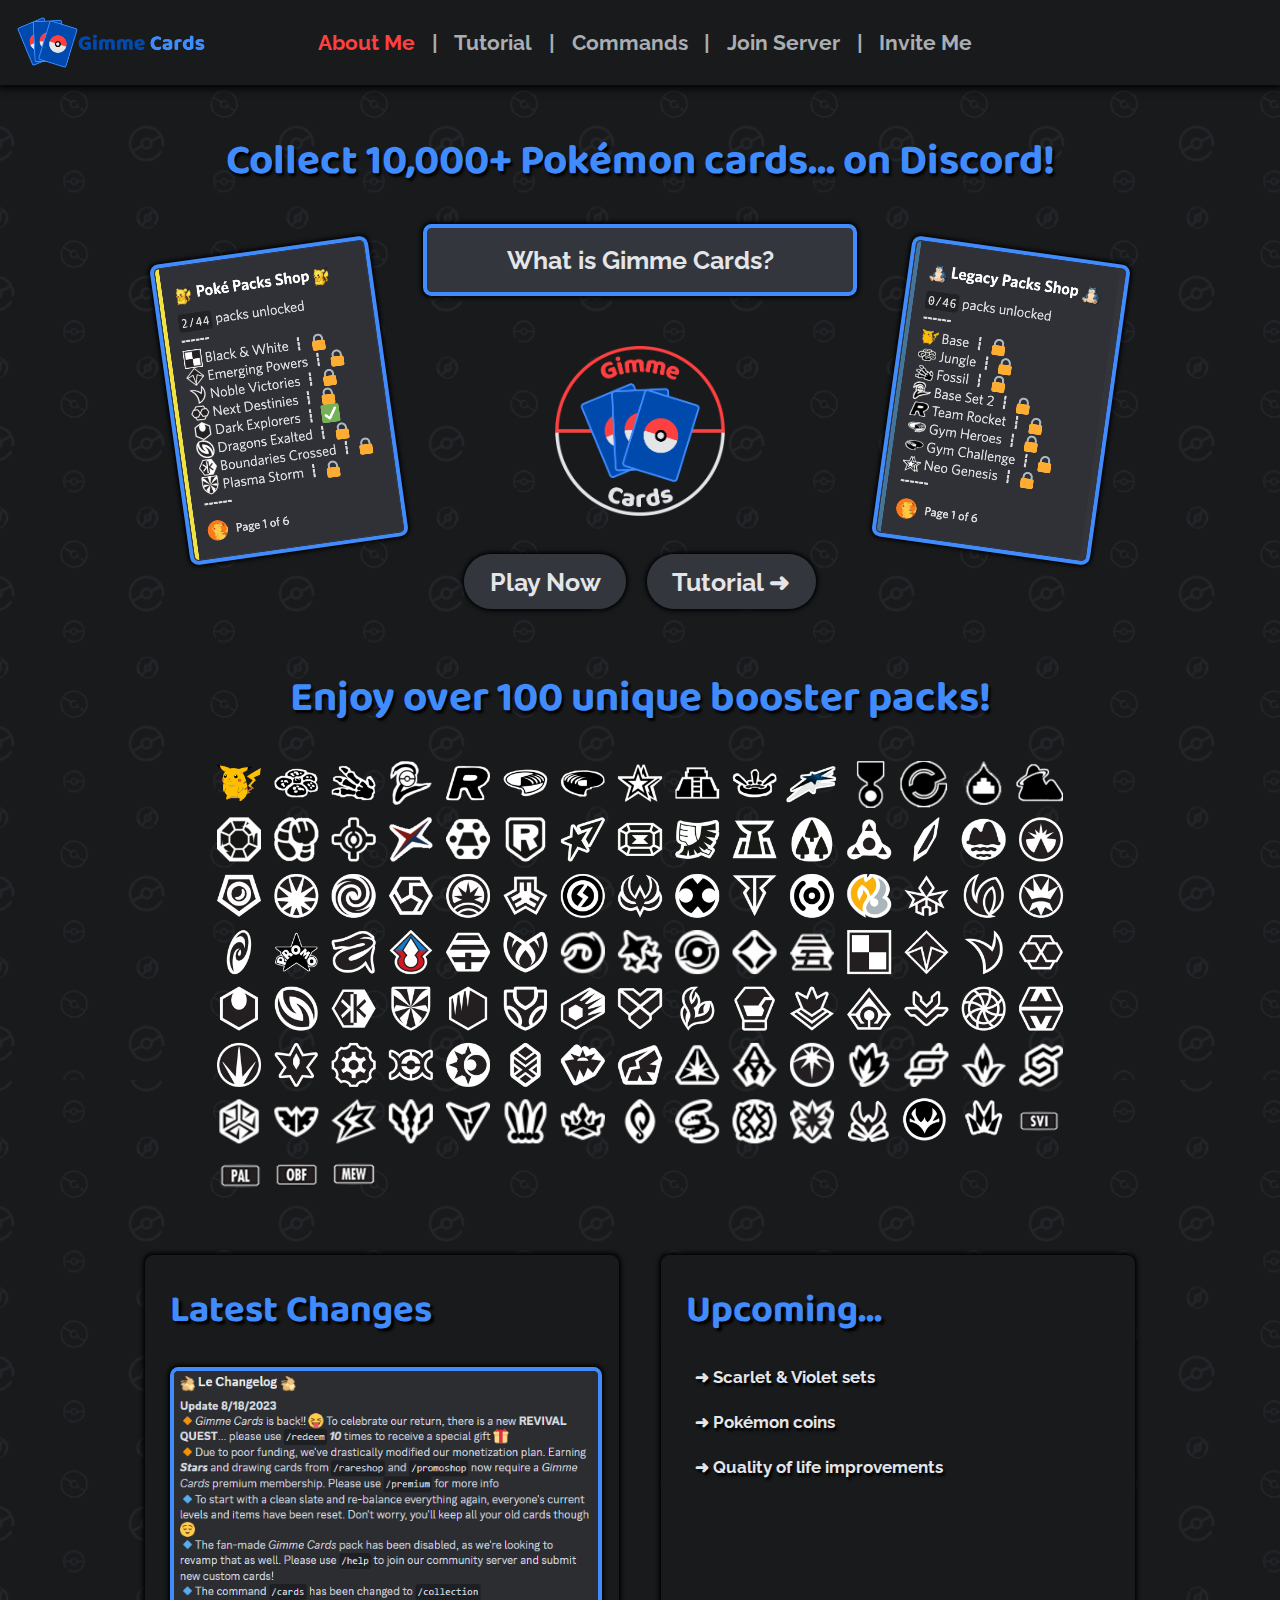
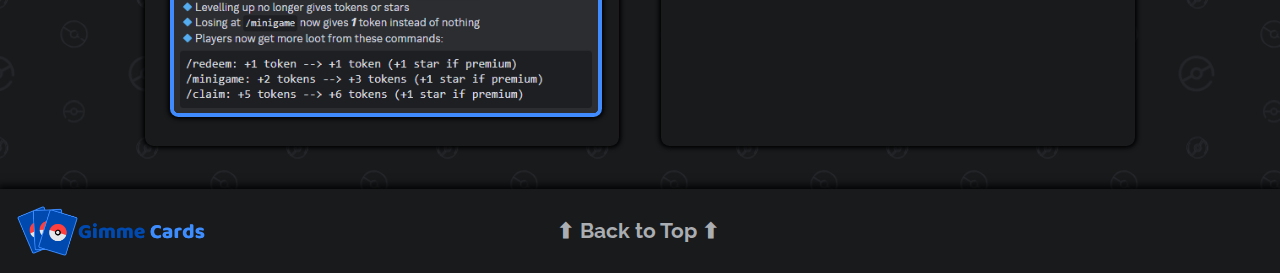
<file: index.html>
<!DOCTYPE html>

<html lang="en-US">

    <head>
        <title>About Me</title>

        <link rel="stylesheet" media="screen and (min-width: 1000px)" href="css/desktop.css">
        <link rel="stylesheet" media="screen and (max-width: 1000px)" href="css/mobile.css">
        <link rel="shortcut icon" href="images/favicon.ico">

        <meta charset="UTF-8">
        <meta name="theme-color" content="#56ACFE">
        <meta name="keywords" content="gimme, Discord, bot, Pokemon, trading, trade, card, cards, game, fun, collect, tcg">
        <meta name="description" content="Start collecting digital Pokémon cards today, with over 100 unique booster packs!">
        <meta name="author" content="SeaPolecat">
        <meta name="viewport" content="width=device-width, initial-scale=1.0">
    </head>

    <body onload="activate('about')" style="background-image: url(images/background.png)">
        <script async src="https://pagead2.googlesyndication.com/pagead/js/adsbygoogle.js?client=ca-pub-3115663807519719"
        crossorigin="anonymous"></script>
        
        <script src="js/header.js"></script>
        
        <h1 class="heading">Collect 10,000+ Pokémon cards... on Discord!</h1>

        <div>
            <img class="shop" src="images/index/shop.png" alt="shop">
            <img class="oldshop" src="images/index/oldshop.png" alt="oldshop">
        </div>
        
        <div class="moreinfo" onmouseenter="expand()" onmouseleave="compress()" onclick="safari_expand()">
            <h1>What is Gimme Cards?</h1>

            <h1 id="moreinfo">
                <i>Gimme Cards</i> is a Discord bot that gives everyone 
                the chance to build their dream collection of Pokémon cards!
                <br><br>
                With this bot, you can collect, sell, and trade over 10,000 
                Pokémon cards from 100+ booster packs! No matter where you are, 
                who you're with, or how much money you have, we can assure you 
                the <i>best</i> possible TCG experience, 
                <i>right here, right now!</i>
                <br><br>
                We'll see you soon, but in the meantime, make sure to 
                <i>have fun and stay ultra rare~</i>
            </h1>
        </div>

        <img class="logo" src="images/index/logo.png" alt="logo">
        
        <div class="button">
            <a href="https://discord.com/invite/wmVvK2cyzM" target="_blank">
                <h1 class="button">Play Now</h1>
            </a>
            <a href="tutorial.html">
                <h1 class="button">Tutorial ➜</h1>
            </a>
        </div>

        <h1 class="heading">Enjoy over 100 unique booster packs!</h1>
        <img class="all-sets" src="images/index/all-sets.png" alt="all-sets">

        <div class="news-container">
            <div class="news">
                <h1 class="news-heading">Latest Changes</h1>
                <img class="changes" src="images/index/changelog.png" alt="changes">
            </div>

            <div class="news">
                <h1 class="news-heading">Upcoming...</h1>
                <h1 class="list">➜ Scarlet & Violet sets</h1>
                <h1 class="list">➜ Pokémon coins</h1>
                <h1 class="list">➜ Quality of life improvements</h1>
            </div>
        </div>

        <script src="js/jquery-3.6.1.min.js"></script>
        <script>
            function expand() {
                document.getElementById("moreinfo").style.display = "block";
            }
            function compress() {
                document.getElementById("moreinfo").style.display = "none";
            }

            function safari_expand() {
                if($(window).width() < 1000) {
                    document.getElementById("moreinfo").style.display = "block";
                }
            }
        </script>

        <script src="js/footer.js"></script>
    </body>
</html>
</file>
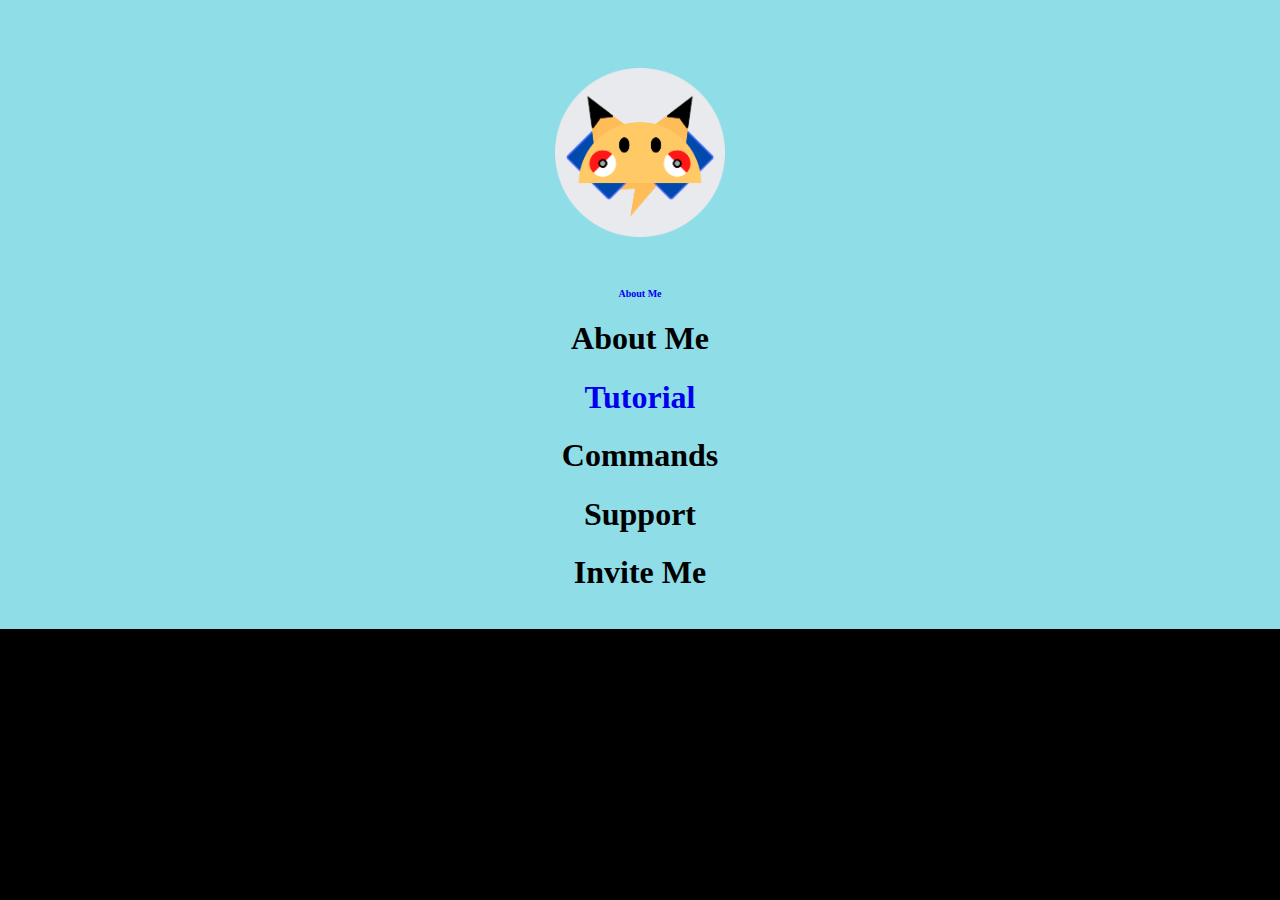
<file: about-me.html>
<!DOCTYPE html>

<html lang="en-US">

    <head>
        <title>Gimme Cards</title>

        <link rel="stylesheet" href="css/style.css">
    </head>

    <body style="background-color: black" onload="clickSingleA()">
        <header style="background-color: #8FDDE7">
            <img class="logo" src="images/logo.png" alt="Gimme Cards logo">

            <a id="test" href="about-me.html" onclick="clickSingleA();" class="single">
                <h1 id="test2" onclick="clickSingleA()" class="menu">About Me</h1>
            </a>

            <h1 id="test3" onclick="clickSingleA()" class="menu" style="font-size:local">About Me</h1>

            <a href="tutorial.html" onclick="clickSingleA()" class="single">
                <h1 class="menu">Tutorial</h1>
            </a>

            <h1 class="menu">Commands</h1>

            <h1 class="menu">Support</h1>

            <h1 class="menu">Invite Me</h1>
        </header>

        <h1 style="font-family: 'Chelsea Market'">
            Collect 10,000+ Pokémon cards... on Discord!
        </h1>

        <script>
            function clickSingleA() {
                //window.location.href = "about-me.html";
                document.getElementById("test").style.fontSize = "5px";
                //document.getElementById("test").className = "active";
            }
        </script>
    </body>
</html>
</file>
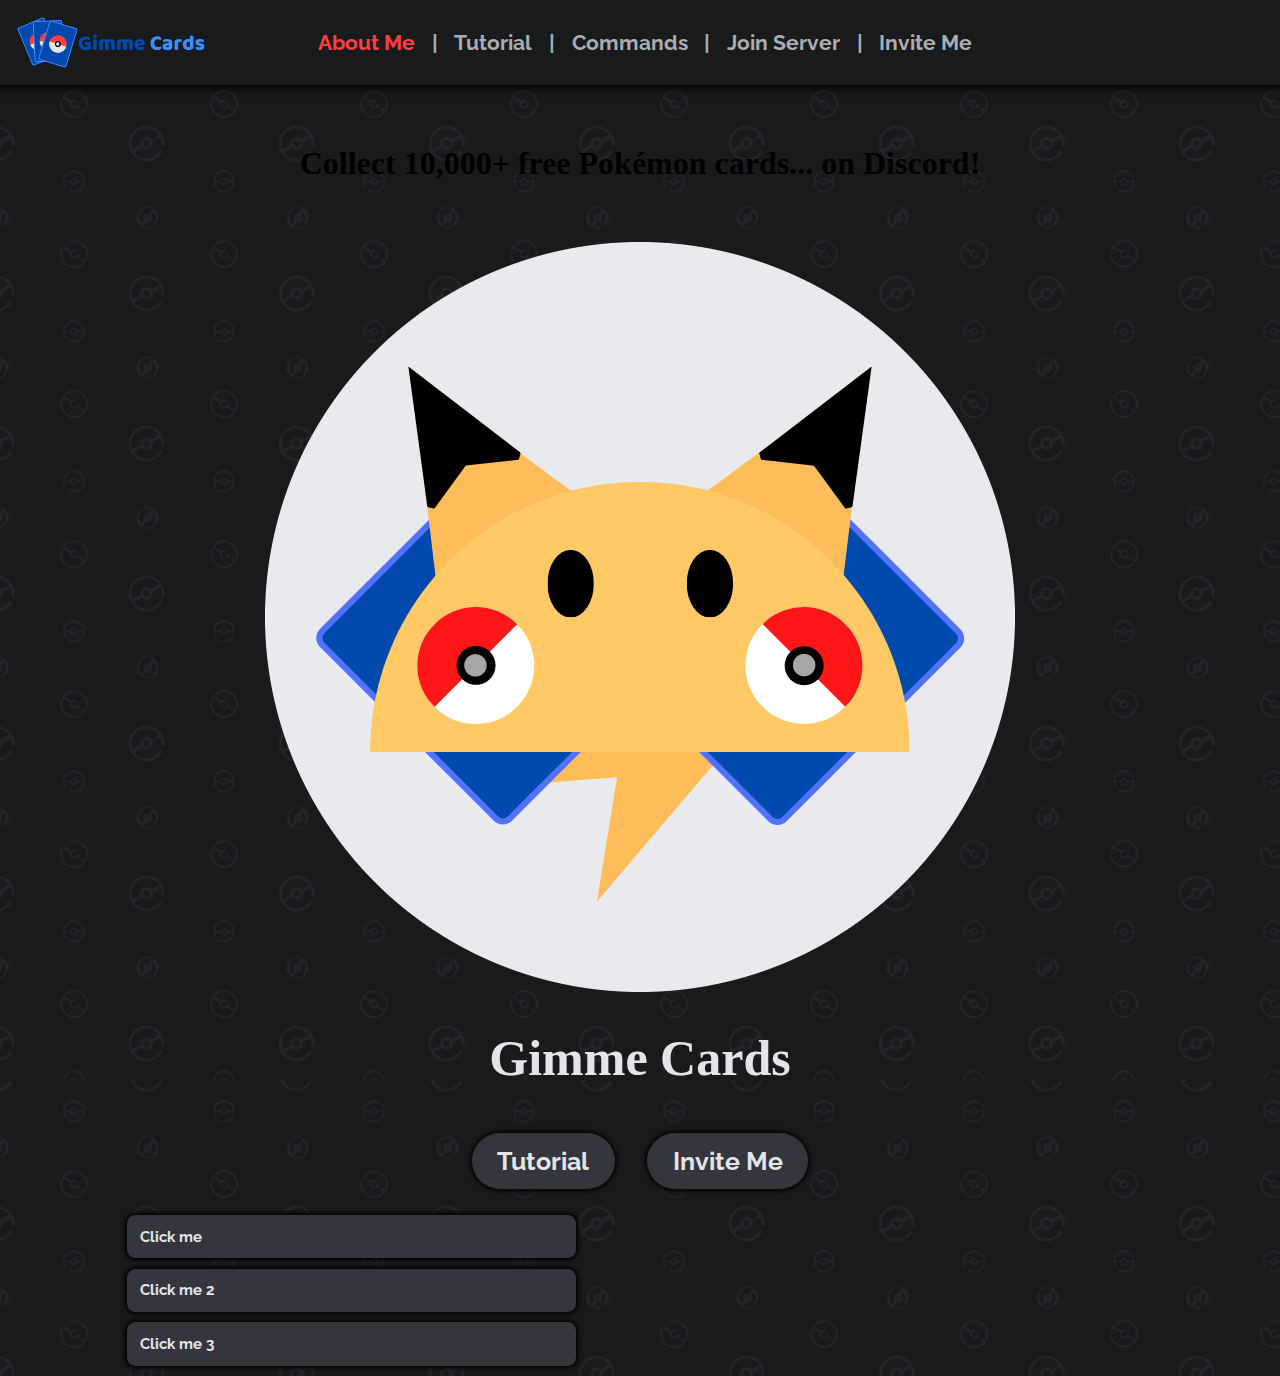
<file: about.html>
<!DOCTYPE html>

<html lang="en-US">

    <head>
        <title>About Me</title>

        <link rel="stylesheet" href="css/style.css">
        <link rel="shortcut icon" href="images/favicon.ico">
    </head>

    <body onload="activate('about')" style="background-image: url(images/background.png)">
        <script src="js/header.js"></script>
        
        <div style="text-align:center; margin-top:60px; margin-bottom:60px">
            <h1 class="blue-header">Collect 10,000+ free Pokémon cards... on Discord!</h1>
        </div>

        <div style="text-align:center">
            <img class="logo-img" src="images/logo.png" alt="logo">
        </div>

        <div style="text-align:center">
            <h1 class="blue-header" style="color:#E3E5E9; font-size:50px">Gimme Cards</h1>
        </div>
        
        <div style="text-align:center; line-height: 80px;">
            <h1 class="button" style="margin-right: 20px;">Tutorial</h1>
            <h1 class="button">Invite Me</h1>
        </div>

        <h1 class="collapsible" onclick="expand('coll')">Click me</h1>

        <div class="content" id="coll" style="display:none">
            <h1>le content inside the collapsible hehe</h1>
        </div>

        <h1 class="collapsible" onclick="expand('coll2')">Click me 2</h1>

        <div class="content" id="coll2" style="display:none">
            <h1>le content inside the collapsible hehe</h1>
        </div>

        <h1 class="collapsible" onclick="expand('coll3')">Click me 3</h1>

        <div class="content" id="coll3" style="display:none">
            <h1>le content inside the collapsible hehe</h1>
        </div>

        <script>
            //loop through all elements with coll class, and collapse every one except for the one with the right id
            function expand(id) {
                var coll = document.getElementsByClassName("content");

                for(i = 0; i < coll.length; i++) {
                    if(coll[i].style.display === "block") {
                        coll[i].style.display = "none";
                    }
                }
                document.getElementById(id).style.display = "block";
            }
        </script>
        
    </body>
</html>
</file>
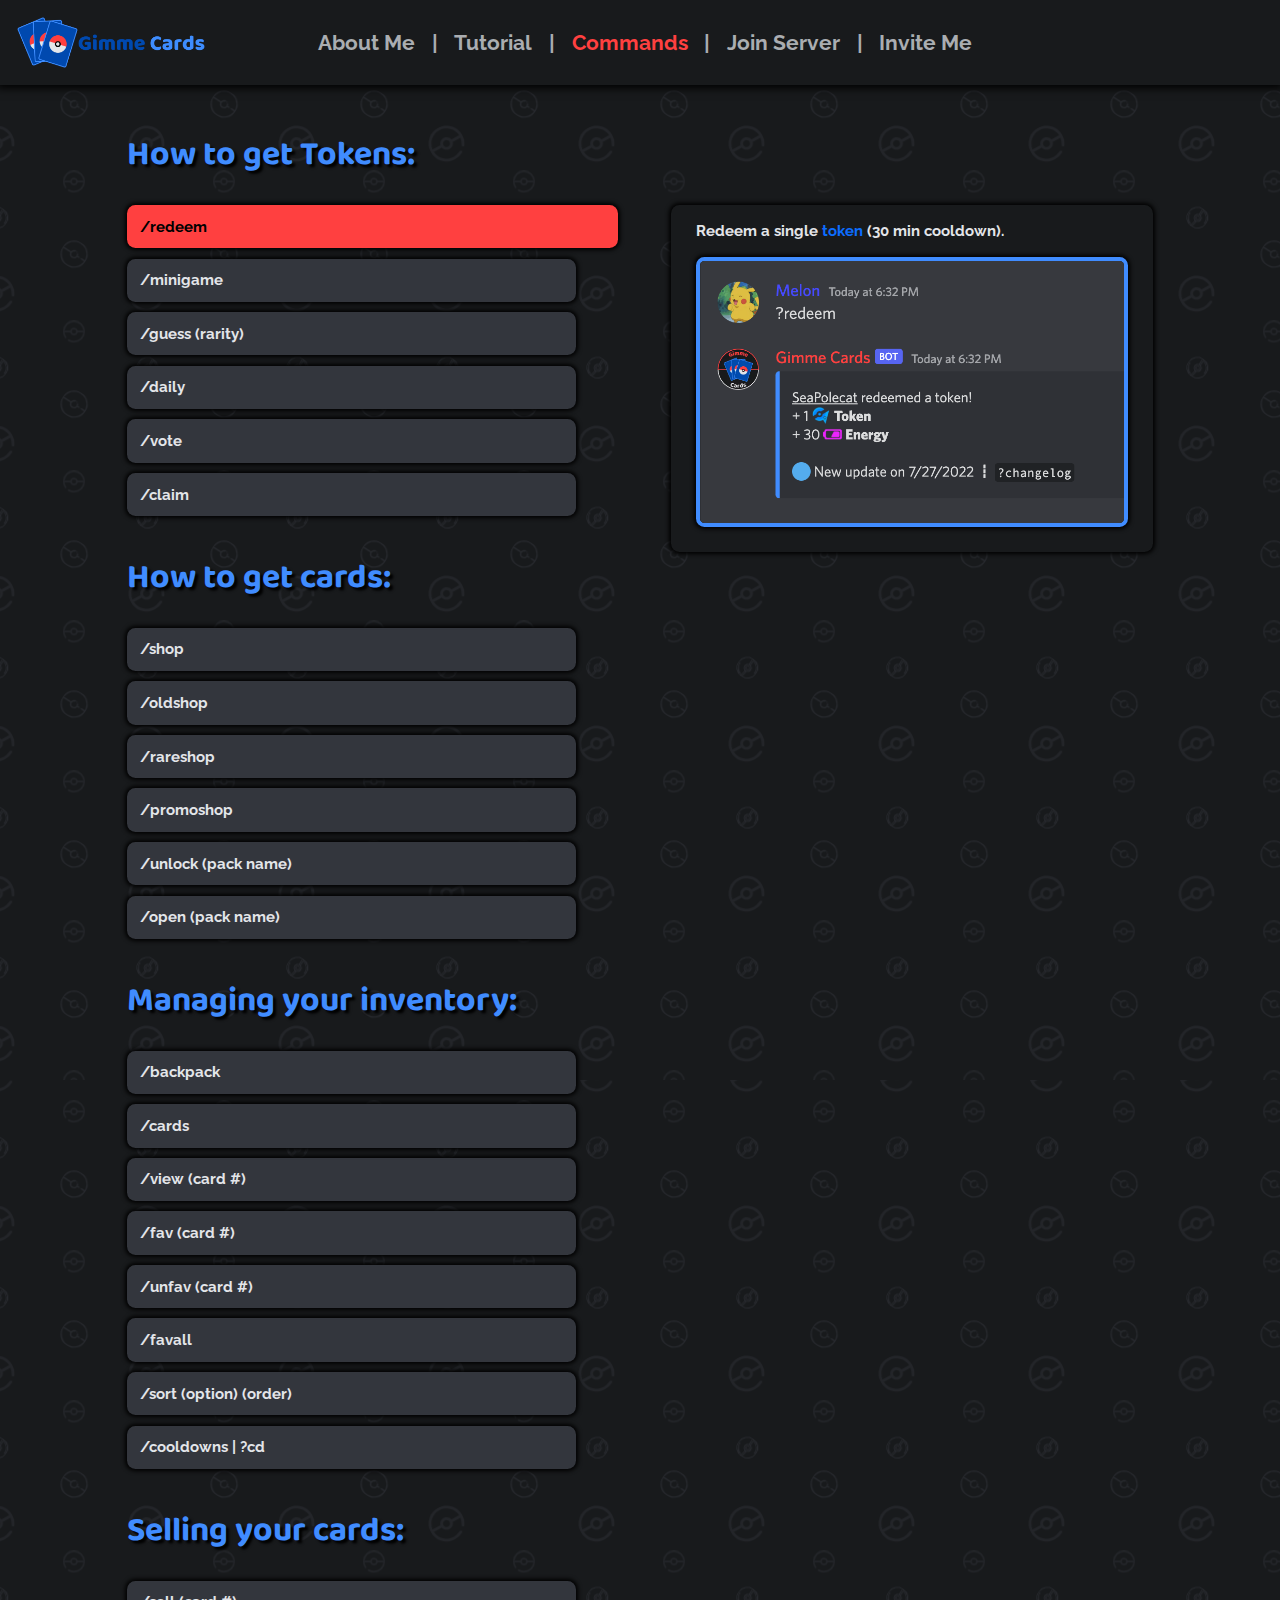
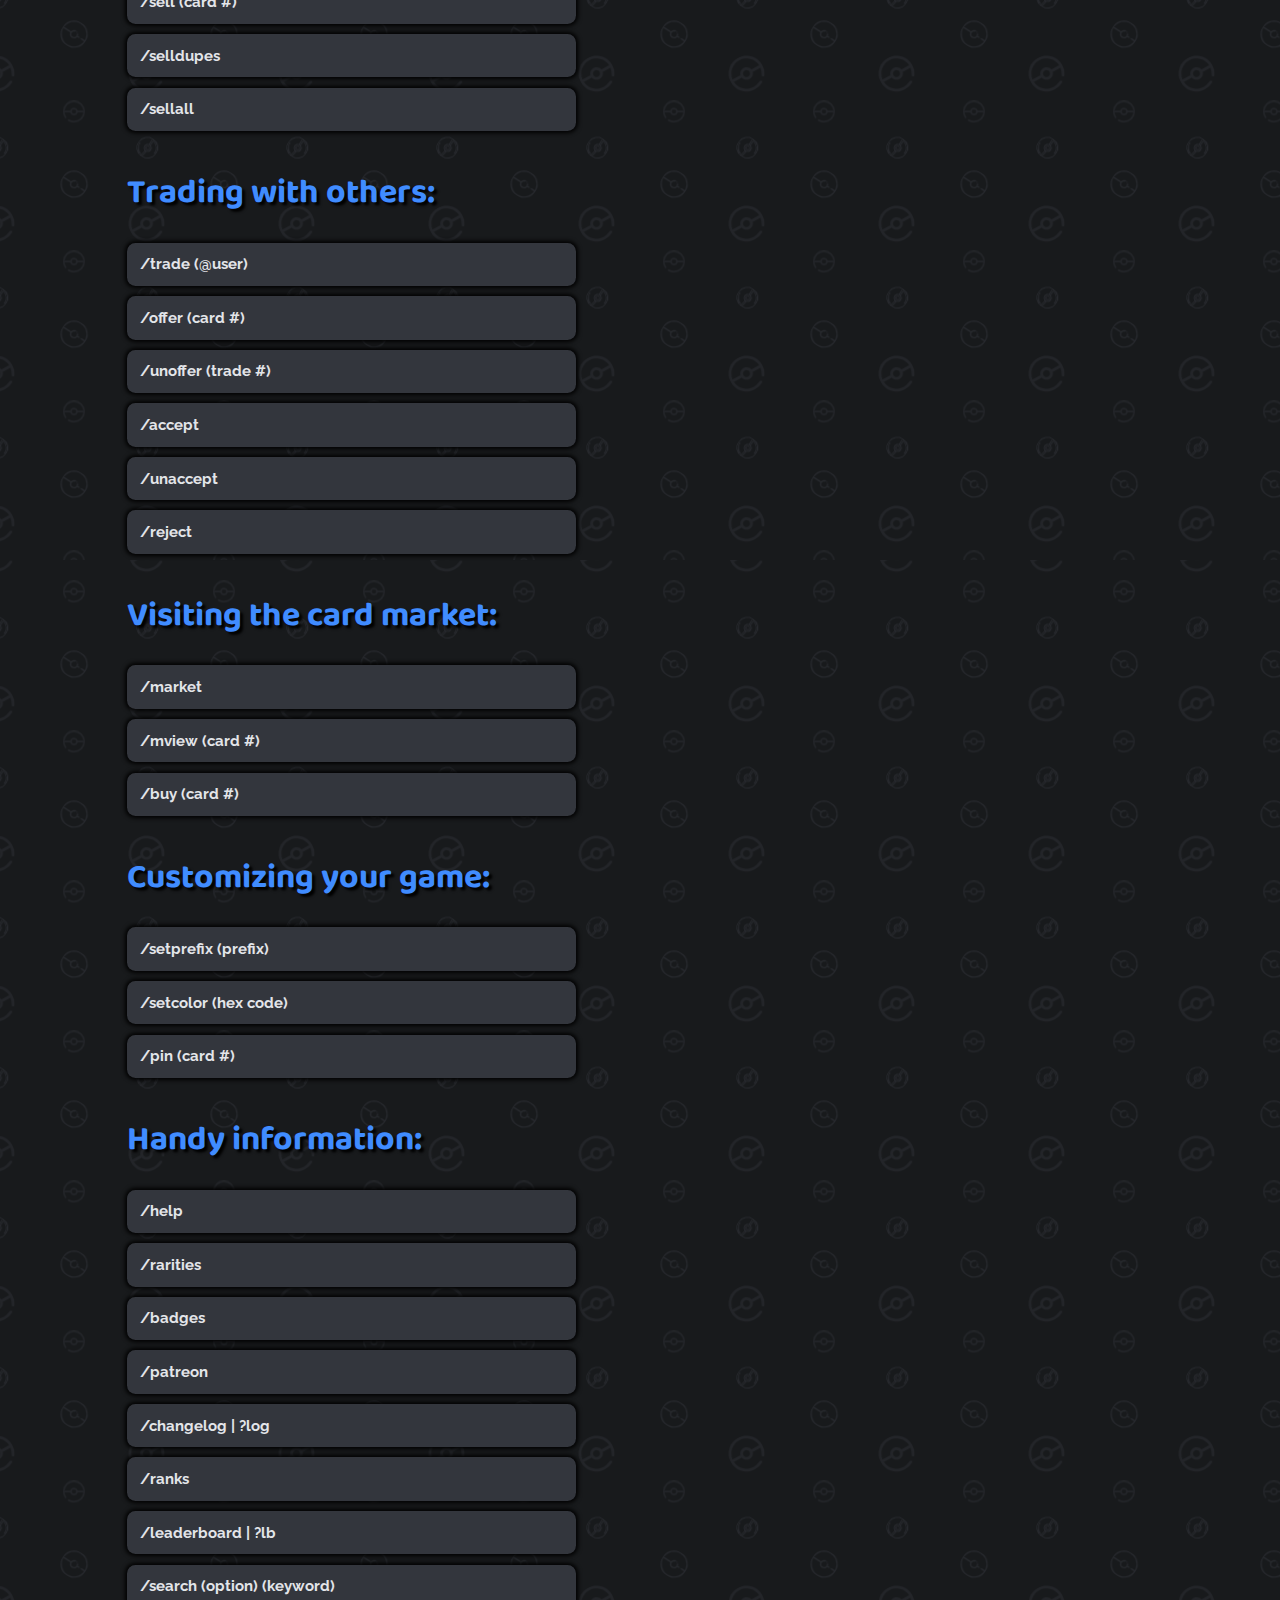
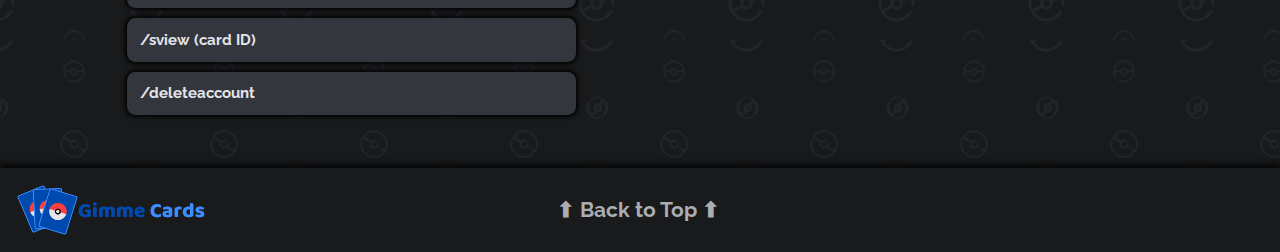
<file: commands.html>
<!DOCTYPE html>

<html lang="en-US">

    <head>
        <title>Commands</title>

        <link rel="stylesheet" media="screen and (min-width: 1000px)" href="css/desktop.css">
        <link rel="stylesheet" media="screen and (max-width: 1000px)" href="css/mobile.css">
        <link rel="shortcut icon" href="images/favicon.ico">

        <meta charset="UTF-8">
        <meta name="theme-color" content="#408CFF">
        <meta name="keywords" content="gimme, Discord, bot, Pokemon, trading, trade, card, cards, game, fun, collect, tcg">
        <meta name="description" content="Start collecting digital Pokémon cards today, with over 100 unique booster packs!">
        <meta name="author" content="SeaPolecat">
        <meta name="viewport" content="width=device-width, initial-scale=1.0">
    </head>

    <body onload="activate('commands'); start()" style="background-image: url(images/background.png)">
        <script async src="https://pagead2.googlesyndication.com/pagead/js/adsbygoogle.js?client=ca-pub-3115663807519719"
        crossorigin="anonymous"></script>

        <script src="js/header.js"></script>

<!--Grinding-->
        <div class="category">
            <h1>How to get Tokens:</h1>
        </div>

        <h1 class="collapsible" id="start" onclick="expand(this, 'redeem')">/redeem</h1>
        <div class="content" id="redeem">
            <h1 class="desc">Redeem a single <span style="color:#0C6DFF">token</span> (30 min cooldown).</h1>
            <img class="demo" src="images/commands/redeem.png" alt="/redeem">
        </div>

        <h1 class="collapsible" onclick="expand(this, 'minigame')">/minigame</h1>
        <div class="content" id="minigame">
            <h1 class="desc">Play a guessing game (1 hr cooldown).</h1>
            <img class="demo" src="images/commands/minigame.png" alt="/minigame">
        </div>

        <h1 class="collapsible" onclick="expand(this, 'guess')">/guess (rarity)</h1>
        <div class="content" id="guess">
            <h1 class="desc">Make a guess during the minigame.</h1>
            <img class="demo" src="images/commands/guess.png" alt="/guess (rarity)">
        </div>

        <h1 class="collapsible" onclick="expand(this, 'daily')">/daily</h1>
        <div class="content" id="daily">
            <h1 class="desc">Get a free shiny card (24 hr cooldown).</h1>
            <h1 class="desc">🚫 Some cards cannot be sold for <span style="color:#23971A">XP</span>.</h1>
            <img class="demo" src="images/commands/daily.png" alt="/daily">
        </div>

        <h1 class="collapsible" onclick="expand(this, 'vote')">/vote</h1>
        <div class="content" id="vote">
            <h1 class="desc">Vote for Gimme Cards on Top.gg (12 hr cooldown).</h1>
            <img class="demo" src="images/commands/vote.png" alt="/vote">
        </div>

        <h1 class="collapsible" onclick="expand(this, 'claim')">/claim</h1>
        <div class="content" id="claim">
            <h1 class="desc">Claim a special gift for voting.</h1>
            <img class="demo" src="images/commands/claim.png" alt="/claim">
        </div>

<!--Shopping-->
        <div class="category">
            <h1>How to get cards:</h1>
        </div>

        <h1 class="collapsible" onclick="expand(this, 'shop')">/shop</h1>
        <div class="content" id="shop">
            <h1 class="desc">Visit the Pokémon packs shop.</h1>
            <h1 class="desc">Each pack costs 1 <span style="color:#0C6DFF">token</span>.</h1>
            <img class="demo" src="images/commands/shop.png" alt="/shop">
        </div>

        <h1 class="collapsible" onclick="expand(this, 'oldshop')">/oldshop</h1>
        <div class="content" id="oldshop">
            <h1 class="desc">Visit the legacy Pokémon packs shop.</h1>
            <h1 class="desc">Each pack costs 1 <span style="color:#0C6DFF">token</span>.</h1>
            <h1 class="desc">🚫 Cards from here cannot be sold for <span style="color:#23971A">XP</span>.</h1>
            <img class="demo" src="images/commands/oldshop.png" alt="/oldshop">
        </div>

        <h1 class="collapsible" onclick="expand(this, 'rareshop')">/rareshop</h1>
        <div class="content" id="rareshop">
            <h1 class="desc">Visit the exclusive Pokémon packs shop.</h1>
            <h1 class="desc">Draw a single card for 1 <span style="color:#FFC810">star</span>.</h1>
            <h1 class="desc">🚫 The <i>Gimme Cards</i> pack cannot be sold for <span style="color:#23971A">XP</span>.</h1>
            <img class="demo" src="images/commands/rareshop.png" alt="/rareshop">
        </div>

        <h1 class="collapsible" onclick="expand(this, 'promoshop')">/promoshop</h1>
        <div class="content" id="promoshop">
            <h1 class="desc">Visit the promo Pokémon packs shop.</h1>
            <h1 class="desc">Draw a single card for 1 <span style="color:#FFC810">star</span>.</h1>
            <h1 class="desc">🚫 Cards from here cannot be sold for <span style="color:#23971A">XP</span>.</h1>
            <img class="demo" src="images/commands/promoshop.png" alt="/promoshop">
        </div>

        <h1 class="collapsible" onclick="expand(this, 'unlock')">/unlock (pack name)</h1>
        <div class="content" id="unlock">
            <h1 class="desc">Use a <span style="color:#F98321">key</span> to unlock a pack.</h1>
            <img class="demo" src="images/commands/unlock.png" alt="/unlock (pack name)">
        </div>

        <h1 class="collapsible" onclick="expand(this, 'open')">/open (pack name)</h1>
        <div class="content" id="open">
            <h1 class="desc">Use a <span style="color:#0C6DFF">token</span> to open a pack.</h1>
            <h1 class="desc">The pack must be unlocked first.</h1>
            <img class="demo" src="images/commands/open.png" alt="/open (pack name)">
        </div>

<!--Inventory-->
        <div class="category">
            <h1>Managing your inventory:</h1>
        </div>

        <h1 class="collapsible" onclick="expand(this, 'backpack')">/backpack</h1>
        <div class="content" id="backpack">
            <h1 class="desc">See your current level, items, and badges.</h1>
            <img class="demo" src="images/commands/backpack.png" alt="/backpack">
            <br>
            <img class="demo" src="images/commands/backpack2.png" alt="/backpack (user)" style="margin-top:1.323vw">
        </div>

        <h1 class="collapsible" onclick="expand(this, 'cards')">/cards</h1>
        <div class="content" id="cards">
            <h1 class="desc">See your current card collection.</h1>
            <img class="demo" src="images/commands/cards.png" alt="/cards">
            <br>
            <img class="demo" src="images/commands/cards2.png" alt="/cards (user)" style="margin-top:1.323vw">
        </div>

        <h1 class="collapsible" onclick="expand(this, 'view')">/view (card #)</h1>
        <div class="content" id="view">
            <h1 class="desc">Show the details of a card you own.</h1>
            <img class="demo" src="images/commands/view.png" alt="/view (card #)">
            <br>
            <img class="demo" src="images/commands/view2.png" alt="/view (card #) (user)" style="margin-top:1.323vw">
        </div>

        <h1 class="collapsible" onclick="expand(this, 'fav')">/fav (card #)</h1>
        <div class="content" id="fav">
            <h1 class="desc">Add a card to your favorites.</h1>
            <h1 class="desc">❤️ Favorites cannot be sold.</h1>
            <img class="demo" src="images/commands/fav.png" alt="/fav (card #)">
        </div>

        <h1 class="collapsible" onclick="expand(this, 'unfav')">/unfav (card #)</h1>
        <div class="content" id="unfav">
            <h1 class="desc">Remove a card from your favorites.</h1>
            <img class="demo" src="images/commands/unfav.png" alt="/unfav (card #)">
        </div>

        <h1 class="collapsible" onclick="expand(this, 'favall')">/favall</h1>
        <div class="content" id="favall">
            <h1 class="desc">Automatically favorite all your shiny cards.</h1>
            <h1 class="desc">This command will favorite all the cards of rarity Rare Holo or above.</h1>
            <img class="demo" src="images/commands/favall.png" alt="/favall">
        </div>

        <h1 class="collapsible" onclick="expand(this, 'sort')">/sort (option) (order)</h1>
        <div class="content" id="sort">
            <h1 class="desc">Sort your cards a certain way.</h1>
            <h1 class="desc">Please see the command format below.</h1>
            <img class="demo" src="images/commands/sort.png" alt="/sort (option) (order)">
            <br>
            <img class="demo" src="images/commands/sort-help.png" alt="sorting help" style="margin-top:1.323vw">
        </div>

        <h1 class="collapsible" onclick="expand(this, 'cooldowns')">/cooldowns | ?cd</h1>
        <div class="content" id="cooldowns">
            <h1 class="desc">See all your command cooldowns.</h1>
            <img class="demo" src="images/commands/cooldowns.png" alt="/cooldowns | ?cd">
        </div>

<!--Selling-->
        <div class="category">
            <h1>Selling your cards:</h1>
        </div>

        <h1 class="collapsible" onclick="expand(this, 'sell')">/sell (card #)</h1>
        <div class="content" id="sell">
            <h1 class="desc">Sell one of your cards for <span style="color:#23971A">XP</span>.</h1>
            <img class="demo" src="images/commands/sell.png" alt="/sell (card #)">
        </div>

        <h1 class="collapsible" onclick="expand(this, 'selldupes')">/selldupes</h1>
        <div class="content" id="selldupes">
            <h1 class="desc">Sell your duplicate cards for <span style="color:#23971A">XP</span>.</h1>
            <img class="demo" src="images/commands/selldupes.png" alt="/selldupes">
        </div>

        <h1 class="collapsible" onclick="expand(this, 'sellall')">/sellall</h1>
        <div class="content" id="sellall">
            <h1 class="desc">Sell all your non-favorite cards for <span style="color:#23971A">XP</span>.</h1>
            <img class="demo" src="images/commands/sellall.png" alt="/sellall">
        </div>

<!--Trading-->
        <div class="category">
            <h1>Trading with others:</h1>
        </div>
        
        <h1 class="collapsible" onclick="expand(this, 'trade')">/trade (@user)</h1>
        <div class="content" id="trade">
            <h1 class="desc">Request a trade to another user.</h1>
            <img class="demo" src="images/commands/trade.png" alt="/trade (@user)">
        </div>
        
        <h1 class="collapsible" onclick="expand(this, 'offer')">/offer (card #)</h1>
        <div class="content" id="offer">
            <h1 class="desc">Offer a card from your collection to the trade.</h1>
            <img class="demo" src="images/commands/offer.png" alt="/offer (card #)">
        </div>
        
        <h1 class="collapsible" onclick="expand(this, 'unoffer')">/unoffer (trade #)</h1>
        <div class="content" id="unoffer">
            <h1 class="desc">Unoffer a card from your trade.</h1>
            <img class="demo" src="images/commands/unoffer.png" alt="/unoffer (trade #)">
        </div>
        
        <h1 class="collapsible" onclick="expand(this, 'accept')">/accept</h1>
        <div class="content" id="accept">
            <h1 class="desc">Confirm your trade.</h1>
            <h1 class="desc">Both players need to confirm in order for the trade <br> to be completed.</h1>
            <h1 class="desc">Once confirmed, you cannot offer more cards.</h1>
            <img class="demo" src="images/commands/accept.png" alt="/accept">
        </div>
        
        <h1 class="collapsible" onclick="expand(this, 'unaccept')">/unaccept</h1>
        <div class="content" id="unaccept">
            <h1 class="desc">Cancel your trade offer to add more cards or reconsider.</h1>
            <img class="demo" src="images/commands/unaccept.png" alt="/unaccept">
        </div>
          
        <h1 class="collapsible" onclick="expand(this, 'reject')">/reject</h1>
        <div class="content" id="reject">
            <h1 class="desc">End a trade instantly.</h1>
            <img class="demo" src="images/commands/reject.png" alt="/reject">
        </div>

<!--Market-->
        <div class="category">
            <h1>Visiting the card market:</h1>
        </div>

        <h1 class="collapsible" onclick="expand(this, 'market')">/market</h1>
        <div class="content" id="market">
            <h1 class="desc">View the daily card market.</h1>
            <h1 class="desc">Each server has a different market.</h1>
            <h1 class="desc">🚫 Some cards cannot be sold for <span style="color:#23971A">XP</span>.</h1>
            <img class="demo" src="images/commands/market.png" alt="/market">
        </div>

        <h1 class="collapsible" onclick="expand(this, 'mview')">/mview (card #)</h1>
        <div class="content" id="mview">
            <h1 class="desc">Show the details of a market card.</h1>
            <img class="demo" src="images/commands/mview.png" alt="/mview (card #)">
        </div>

        <h1 class="collapsible" onclick="expand(this, 'buy')">/buy (card #)</h1>
        <div class="content" id="buy">
            <h1 class="desc">Buy a card from the market.</h1>
            <img class="demo" src="images/commands/buy.png" alt="/buy (card #)">
        </div>

<!--Customization-->
        <div class="category">
            <h1>Customizing your game:</h1>
        </div>

        <h1 class="collapsible" onclick="expand(this, 'setprefix')">/setprefix (prefix)</h1>
        <div class="content" id="setprefix">
            <h1 class="desc">Set a custom prefix for the bot.</h1>
            <h1 class="desc">This command requires admin perms.</h1>
            <img class="demo" src="images/commands/setprefix.png" alt="/setprefix (prefix)">
        </div>

        <h1 class="collapsible" onclick="expand(this, 'setcolor')">/setcolor (hex code)</h1>
        <div class="content" id="setcolor">
            <h1 class="desc">Change your game's theme color.</h1>
            <img class="demo" src="images/commands/setcolor.png" alt="/setcolor (hex code)">
        </div>

        <h1 class="collapsible" onclick="expand(this, 'pin')">/pin (card #)</h1>
        <div class="content" id="pin">
            <h1 class="desc">Display one of your cards on your backpack.</h1>
            <img class="demo" src="images/commands/pin.png" alt="/pin (card #)">
        </div>
        
<!--Info-->
        <div class="category">
            <h1>Handy information:</h1>
        </div>

        <h1 class="collapsible" onclick="expand(this, 'help')">/help</h1>
        <div class="content" id="help">
            <h1 class="desc">Get access to this website and other resources.</h1>
            <img class="demo" src="images/commands/help.png" alt="/help">
        </div>

        <h1 class="collapsible" onclick="expand(this, 'rarities')">/rarities</h1>
        <div class="content" id="rarities">
            <h1 class="desc">Show every possible card rarity in the game.</h1>
            <img class="demo" src="images/commands/rarities.png" alt="/rarities">
        </div>

        <h1 class="collapsible" onclick="expand(this, 'badges')">/badges</h1>
        <div class="content" id="badges">
            <h1 class="desc">Show every possible badge in the game.</h1>
            <img class="demo" src="images/commands/badges.png" alt="/badges">
        </div>

        <h1 class="collapsible" onclick="expand(this, 'patreon')">/patreon</h1>
        <div class="content" id="patreon">
            <h1 class="desc">Show the <i>Gimme Cards</i> premium rewards.</h1>
            <img class="demo" src="images/commands/patreon.png" alt="/patreon">
        </div>

        <h1 class="collapsible" onclick="expand(this, 'changelog')">/changelog | ?log</h1>
        <div class="content" id="changelog">
            <h1 class="desc">See the latest updates to the game.</h1>
            <img class="demo" src="images/commands/changelog.png" alt="/changelog | ?log">
        </div>

        <h1 class="collapsible" onclick="expand(this, 'ranks')">/ranks</h1>
        <div class="content" id="ranks">
            <h1 class="desc">See the top 10 collectors in your current server.</h1>
            <img class="demo" src="images/commands/ranks.png" alt="/ranks">
        </div>

        <h1 class="collapsible" onclick="expand(this, 'leaderboard')">/leaderboard | ?lb</h1>
        <div class="content" id="leaderboard">
            <h1 class="desc">See the top 10 collectors in the world.</h1>
            <img class="demo" src="images/commands/leaderboard.png" alt="/leaderboard | ?lb">
        </div>

        <h1 class="collapsible" onclick="expand(this, 'search')">/search (option) (keyword)</h1>
        <div class="content" id="search">
            <h1 class="desc">Search for cards from the Pokémon card database.</h1>
            <h1 class="desc">Please see the command format below.</h1>
            <img class="demo" src="images/commands/search.png" alt="/search (option) (keyword)">
            <br>
            <img class="demo" src="images/commands/search-help.png" alt="searching help" style="margin-top:1.323vw">
        </div>

        <h1 class="collapsible" onclick="expand(this, 'sview')">/sview (card ID)</h1>
        <div class="content" id="sview">
            <h1 class="desc">View any card from the TCG database.</h1>
            <img class="demo" src="images/commands/sview.png" alt="/sview (card ID)">
        </div>
        
        <h1 class="collapsible" onclick="expand(this, 'sview')">/deleteaccount</h1>
        <div class="content" id="sview">
            <h1 class="desc">Delete your account permanently.</h1>
            <h1 class="desc">This CANNOT be undone, even if you contact the owner.</h1>
            <img class="demo" src="images/commands/deleteaccount.png" alt="/deleteaccount">
        </div>

        <script>
            function start() {
                document.getElementById("redeem").style.display = "block";
                document.getElementById("start").classList.add("collapsible-active");
            }
            
            function expand(elem, id) {
                var contents = document.getElementsByClassName("content");
                var colls = document.getElementsByClassName("collapsible");

                for(i = 0; i < contents.length; i++) {
                    if(contents[i].style.display === "block") {
                        contents[i].style.display = "none";
                    }
                }
                for(i = 0; i < colls.length; i++) {
                    if(colls[i].classList.contains("collapsible-active")) {
                        colls[i].classList.remove("collapsible-active");
                    }
                }
                document.getElementById(id).style.display = "block";
                elem.classList.add("collapsible-active");
            }
        </script>

        <div style="clear:both"></div> <!--so the footer stays at bottom-->
        <script src="js/footer.js"></script>
    </body>
</html>
</file>
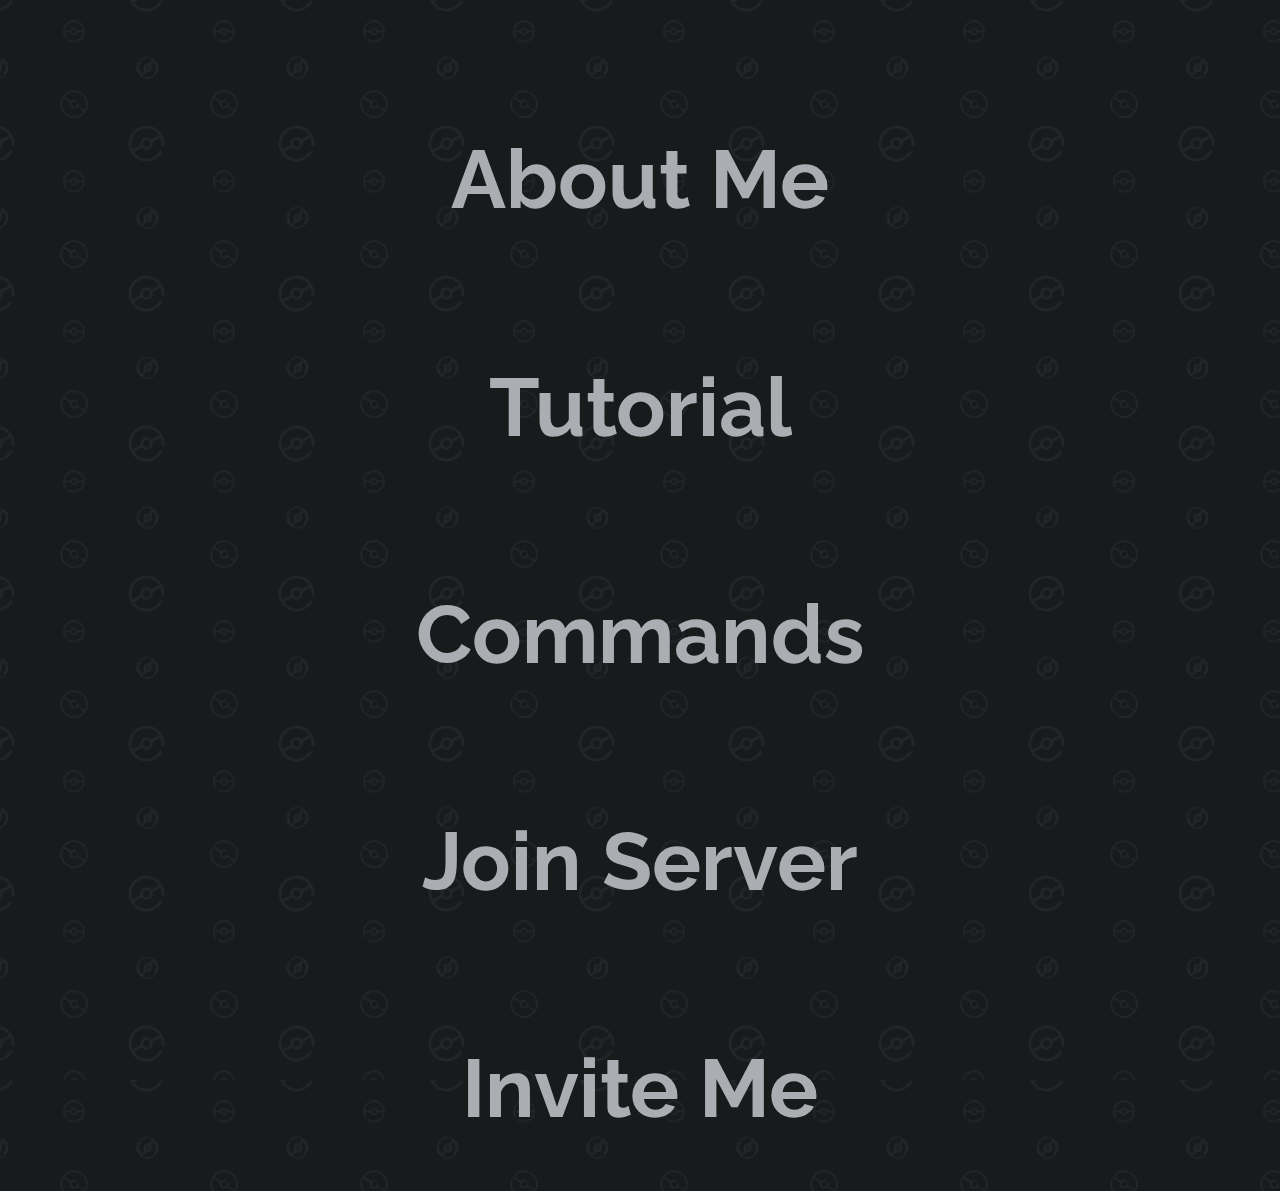
<file: menu.html>
<!DOCTYPE html>

<html lang="en-US">

    <head>
        <title>Menu</title>

        <link rel="stylesheet" href="css/mobile.css">
        <link rel="shortcut icon" href="images/favicon.ico">

        <meta charset="UTF-8">
        <meta name="theme-color" content="#408CFF">
        <meta name="keywords" content="gimme, Discord, bot, Pokemon, trading, trade, card, cards, game, fun, collect, tcg">
        <meta name="description" content="Start collecting digital Pokémon cards today, with over 100 unique booster packs!">
        <meta name="author" content="SeaPolecat">
        <meta name="viewport" content="width=device-width, initial-scale=1.0">
    </head>

    <body style="background-image: url(images/background.png)">

        <div class="menu">
            <a href="index.html">
                <h1 class="menu">About Me</h1>
            </a>
        </div>

        <div class="menu">
            <a href="tutorial.html">
                <h1 class="menu">Tutorial</h1>
            </a>
        </div>

        <div class="menu">
            <a href="commands.html">
                <h1 class="menu">Commands</h1>
            </a>
        </div>

        <div class="menu">
            <a href="https://discord.gg/X8DKPfWTr7" target="_blank">
                <h1 class="menu">Join Server</h1>
            </a>
        </div>

        <div class="menu">
            <a href="https://discord.com/oauth2/authorize?client_id=814025499381727232&permissions=272448&scope=bot" target="_blank">
                <h1 class="menu">Invite Me</h1>
            </a>
        </div>
    </body>
</html>
</file>
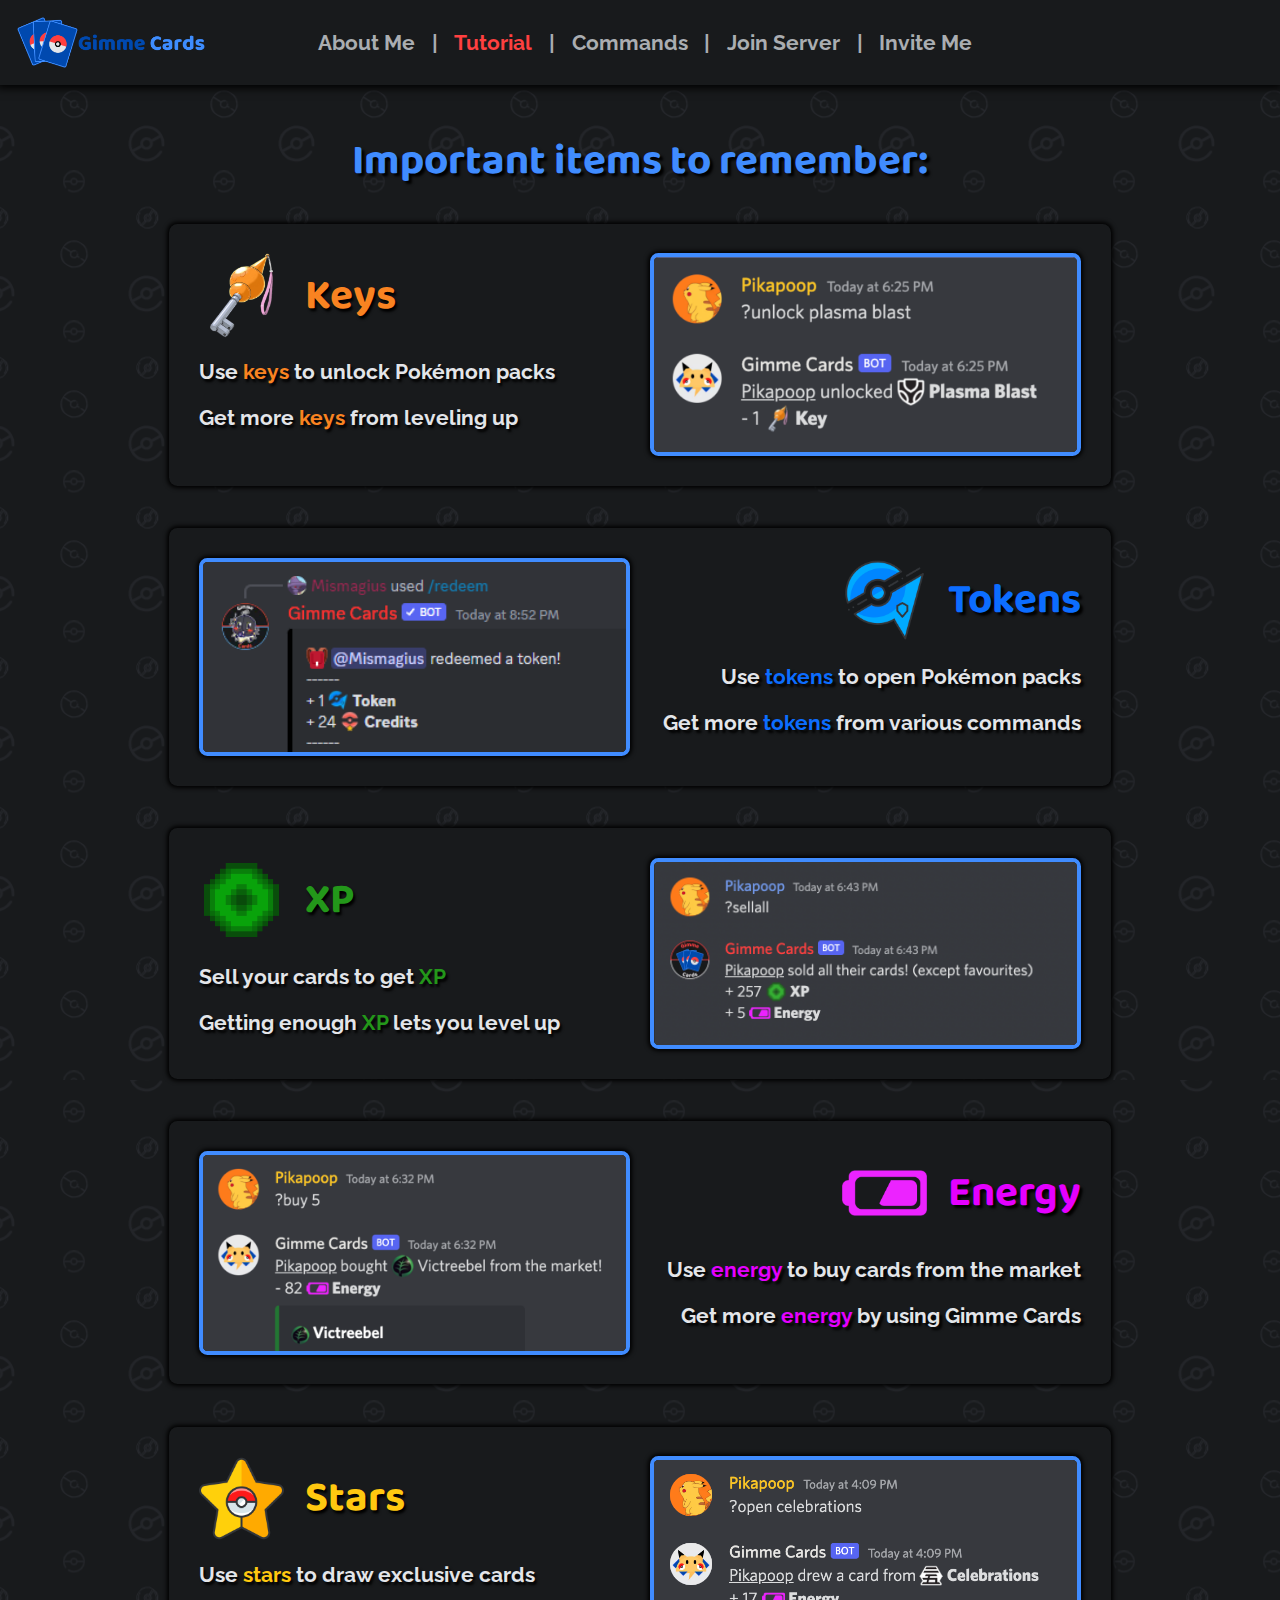
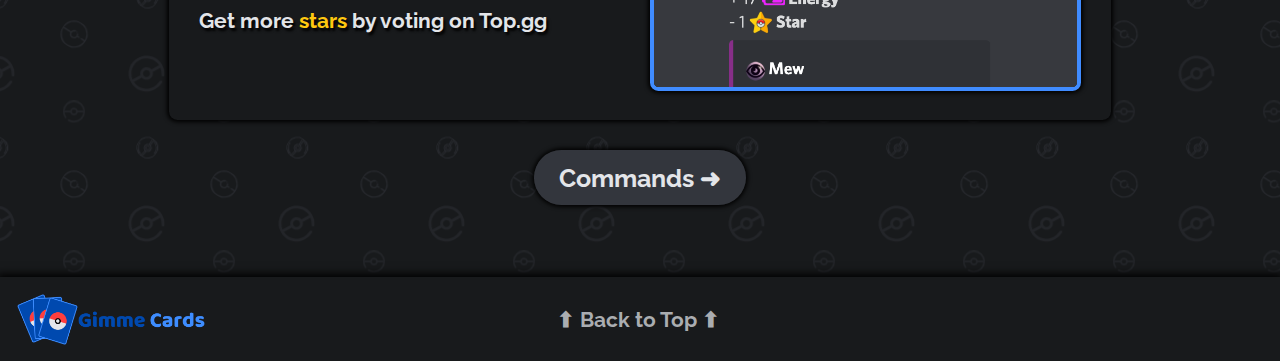
<file: tutorial.html>
<!DOCTYPE html>

<html lang="en-US">

    <head>
        <title>Tutorial</title>

        <link rel="stylesheet" href="css/style.css">
        <link rel="shortcut icon" href="images/favicon.ico">

        <meta charset="UTF-8">
        <meta name="keywords" content="gimme, Discord, bot, Pokemon, trading, trade, card, cards, game, fun, collect, tcg">
        <meta name="description" content="Choose from over 100 unique Pokémon TCG packs to open!">
        <meta name="author" content="SeaPolecat">
        <meta name="viewport" content="width=device-width, initial-scale=1.0">
    </head>

    <body onload="activate('tutorial'); align()" style="background-image: url(images/background.png)">
        <script src="js/header.js"></script>

        <h1 class="heading">Important items to remember:</h1>
        
        <div class="lesson">
            <img class="preview" src="images/tutorial/key-tut.png" alt="unlock">
            <img class="item" src="images/tutorial/key.png" alt="token">
            <h1 class="item-name" style="color:#F98321">Keys</h1>
            <h1 class="tip">Use <span style="color:#F98321">keys</span> to unlock Pokémon packs</h1>
            <h1 class="tip">Get more <span style="color:#F98321">keys</span> from leveling up</h1>
        </div>

        <div class="lesson">
            <img class="preview" src="images/tutorial/token-tut.png" alt="unlock">
            <img class="item" src="images/tutorial/token.png" alt="token">
            <h1 class="item-name" style="color:#0C6DFF">Tokens</h1>
            <h1 class="tip">Use <span style="color:#0C6DFF">tokens</span> to open Pokémon packs</h1>
            <h1 class="tip">Get more <span style="color:#0C6DFF">tokens</span> from various commands</h1>
        </div>

        <div class="lesson">
            <img class="preview" src="images/tutorial/xp-tut.png" alt="unlock">
            <img class="item" src="images/tutorial/xp.png" alt="token">
            <h1 class="item-name" style="color:#23971A">XP</h1>
            <h1 class="tip">Sell your cards to get <span style="color:#23971A">XP</span></h1>
            <h1 class="tip">Getting enough <span style="color:#23971A">XP</span> lets you level up</h1>
        </div>

        <div class="lesson">
            <img class="preview" src="images/tutorial/energy-tut.png" alt="unlock">
            <img class="item" src="images/tutorial/energy.png" alt="token">
            <h1 class="item-name" style="color:#E400FF">Energy</h1>
            <h1 class="tip">Use <span style="color:#E400FF">energy</span> to buy cards from the market</h1>
            <h1 class="tip">Get more <span style="color:#E400FF">energy</span> by using Gimme Cards</h1>
        </div>

        <div class="lesson">
            <img class="preview" src="images/tutorial/star-tut.png" alt="unlock">
            <img class="item" src="images/tutorial/star.png" alt="token">
            <h1 class="item-name" style="color:#FFC810">Stars</h1>
            <h1 class="tip">Use <span style="color:#FFC810">stars</span> to draw exclusive cards</h1>
            <h1 class="tip">Get more <span style="color:#FFC810">stars</span> by voting on Top.gg</h1>
        </div>

        <div class="button">
            <a href="commands.html">
                <h1 class="button">Commands ➜</h1>
            </a>
        </div>

        <script>
            function align() {
                var lessons = document.getElementsByClassName("lesson");
                var previews = document.getElementsByClassName("preview");

                for(i = 0; i < lessons.length; i+=2) {
                    lessons[i].style.textAlign = "left";
                    lessons[i].style.marginLeft = "13.228vw"//"200px";
                }
                for(i = 1; i < lessons.length; i+=2) {
                    lessons[i].style.textAlign = "right";
                    lessons[i].style.marginRight = "13.228vw"//"200px";
                }

                for(i = 0; i < previews.length; i+=2) {
                    previews[i].style.float = "right";
                    lessons[i].style.marginRight = "13.228vw"//"200px";
                }
                for(i = 1; i < previews.length; i+=2) {
                    previews[i].style.float = "left";
                    lessons[i].style.marginLeft = "13.228vw"//"200px";
                }
            }
        </script>

        <script src="js/footer.js"></script>
    </body>
</html>
</file>
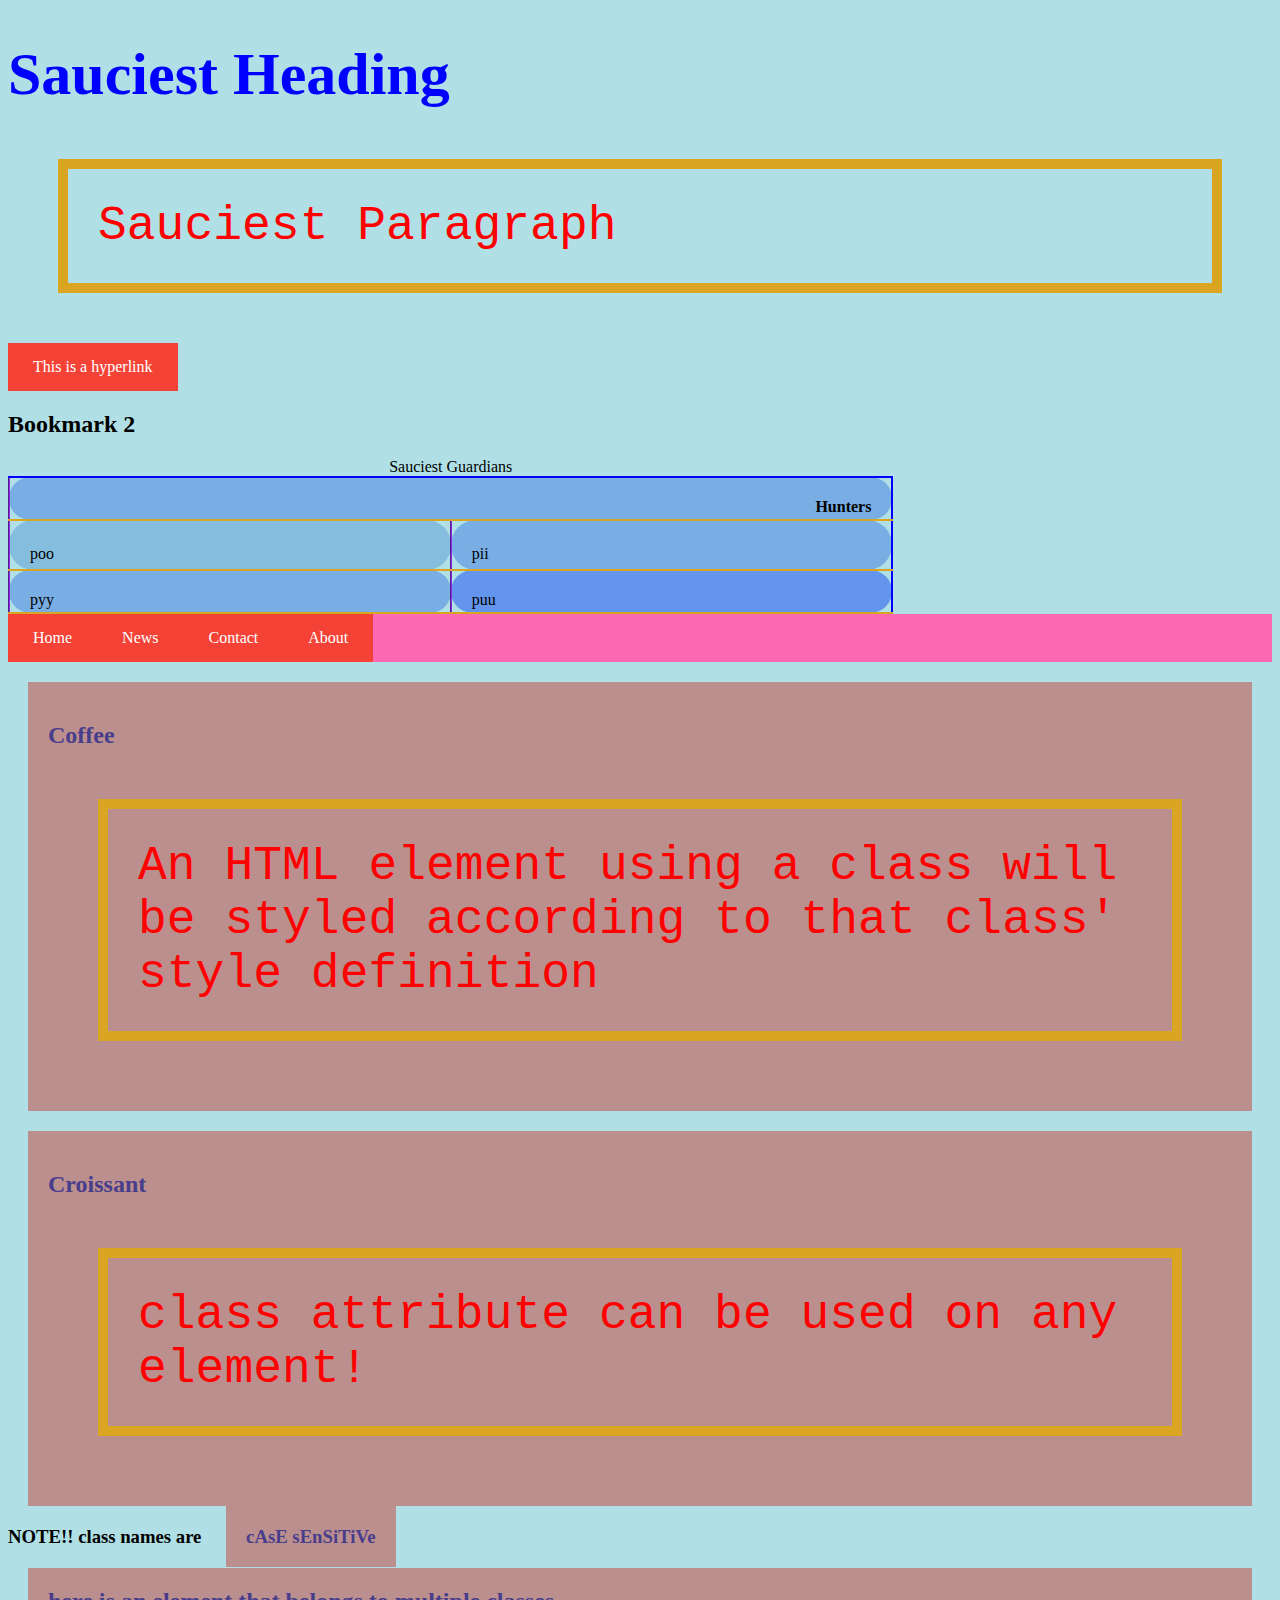
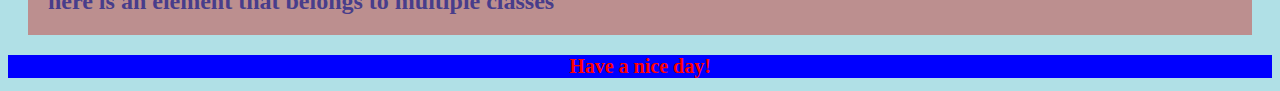
<file: notes/externalCSS.html>
<!DOCTYPE html>

<html>
    <head>
        <!--imports the external CSS file-->
        <link rel="stylesheet" href="externalCSS.css">
    </head>

    <body>
        <h1>Sauciest Heading</h1>

        <p>Sauciest Paragraph</p>

        <a href="https://www.w3schools.com" title="tooltip about the link!" target="_blank">This is a hyperlink</a>

        <h2 id="bm2">Bookmark 2</h2>

        <!--an HTML table-->
        <table style="width:100%">
            <caption>Sauciest Guardians</caption>

            <!--
                styling a specific group of columns
                There are a limited selection of available CSS properties:
                width
                visibility
                background
                border
            -->
            <colgroup>
                <!--leaving one empty column, then styling everything that comes after (styling the middle)-->
                <col span="1" style="visibility:collapse"> <!--hiding a column (completely)-->
                <col span="2" style="background-color: cornflowerblue;">
            </colgroup>
            <!--table rows-->
            <tr>
                <!--table headers (bolded)-->
                <th style="width:30%">Titans</th>

                <!--a header that spans 2 columns (use rowspan for rows)-->
                <th colspan="2">Hunters</th>
            </tr>
            <tr style="height:50px">
                <!--table data (can contain anything)-->
                <th>pee</th>
                <td>poo</td>
                <td>pii</td>
            </tr>
            <tr>
                <th>paa</th>
                <td>pyy</td>
                <td>puu</td>
            </tr>
        </table>

        <!--a horizontal menu-->
        <ul>
            <li><a href="#home">Home</a></li>
            <li><a href="#news">News</a></li>
            <li><a href="#contact">Contact</a></li>
            <li><a href="#about">About</a></li>
        </ul>

        <div class="cafe">
            <h2>Coffee</h2>
            <p>An HTML element using a class will be styled according to that class' style definition</p>
        </div>

        <div class="cafe">
            <h2>Croissant</h2>
            <p>class attribute can be used on any element!</p>
        </div>

        <h3>NOTE!! class names are <span class="cafe">cAsE sEnSiTiVe</span></h3>

        <h2 class="cafe gangster">here is an element that belongs to multiple classes</h2>

        <!--javascript accessing elements with a specific class name-->
        <script>
            function test() {
                var x = document.getElementsByClassName("cafe");

                for(var i = 0; i < x.length; i++) {
                    x[i].style.display = "none";
                }
            }
        </script>

        <!--id names are also case sensitive-->
        <h1 id="stickyFingers">this is Bucciarati using the stickyFingers id lelelelel</h1>

        <script>
            //javascript changing content
            document.getElementById("stickyFingers").innerHTML = "Have a nice day!";

            //javascript changing styles
            document.getElementById("stickyFingers").style.fontSize = "20px";
            document.getElementById("stickyFingers").style.color = "red";
            document.getElementById("stickyFingers").style.backgroundColor = "blue";

            //javascript changing attributes
            document.getElementById("stickyFingers").src = "picture.gif";
        </script>

        <noscript>alternate text to display if someone's browser doesn't support scripts</noscript>
    </body>
</html>
</file>
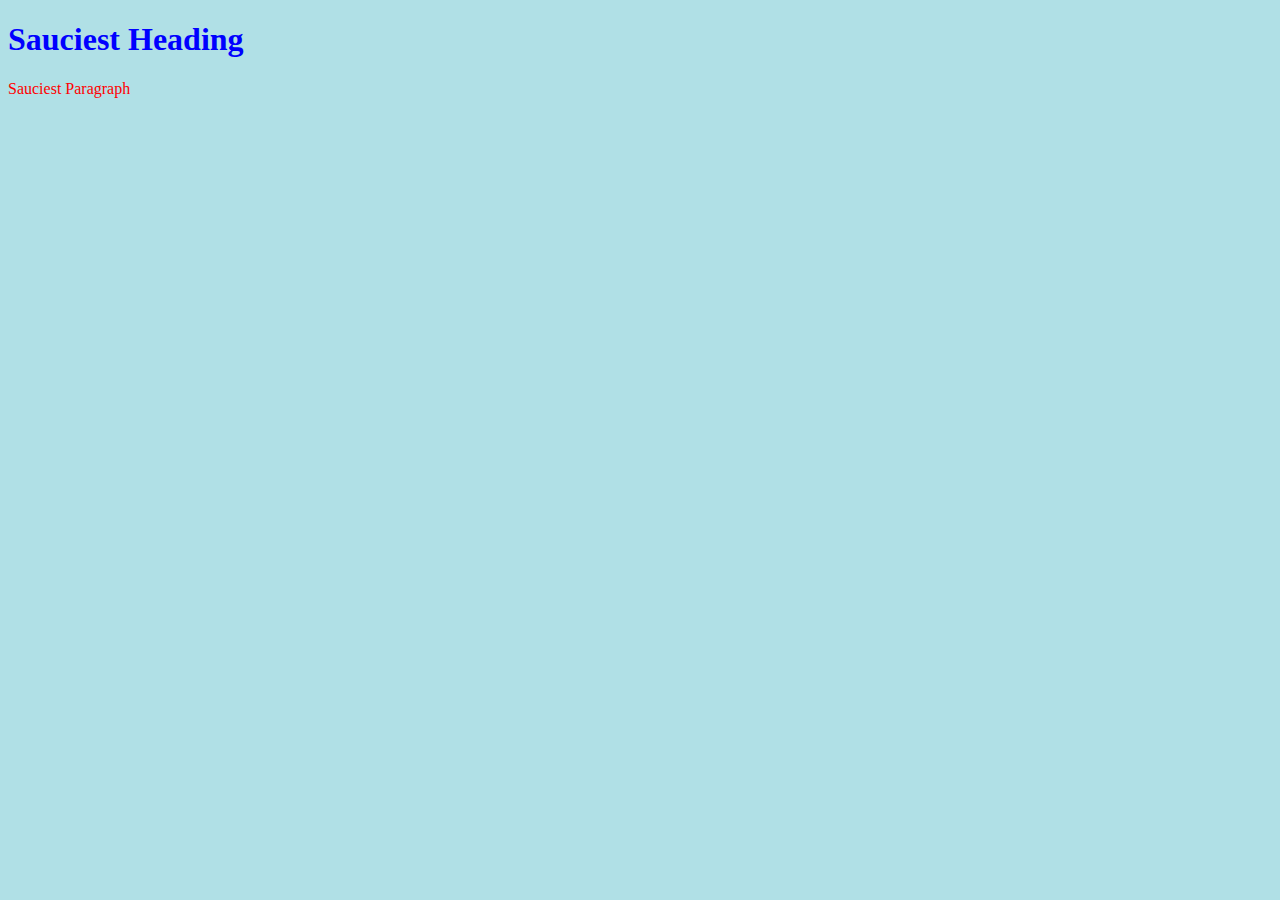
<file: notes/internalCSS.html>
<!DOCTYPE html>

<html>
    <head>
        <!--powerblue body background colour, all headings will be blue, and all paragraphs will be red-->
        <style>
            body {background-color: powderblue;}
            h1 {color: blue}
            p {color: red;}
        </style>
    </head>

    <body>
        <h1>Sauciest Heading</h1>

        <p>Sauciest Paragraph</p>
    </body>
</html>
</file>
<file: css/desktop.css>
/*raleway semi-bold*/
@import url('https://fonts.googleapis.com/css2?family=Raleway:wght@400;600&display=swap');
/*baloo 2 semi-bold*/
@import url('https://fonts.googleapis.com/css2?family=Baloo+2:wght@600&display=swap');

body {
    background-color: #181A1C;
    margin: 0;
}

a {
    text-decoration: none;
}

/*general*/

h1.heading {
    text-align: center;
    font-family: 'Baloo 2';
    font-size: /*50px*/3.307vw;
    color: #408CFF;
    text-shadow: /*3px*/0.198vw /*3px*/0.198vw /*3px*/0.198vw black;
}

div.button {
    text-align: center;
    margin-bottom: /*80px*/5.291vw;
}

h1.button {
    display: inline;
    font-family: 'Raleway';
    font-size: /*30px*/1.984vw;
    color: #E3E5E9;
    background-color: #33363D;
    border-radius: /*40px*/2.646vw;
    padding-top: /*15px*/0.992vw;
    padding-bottom: /*15px*/0.992vw;
    padding-left: /*30px*/1.984vw;
    padding-right: /*30px*/1.984vw;
    margin-left: /*10px*/0.661vw;
    margin-right: /*10px*/0.661vw;
    box-shadow: 0 0 /*5px*/0.331vw /*2px*/0.132vw black;
    transition: 0.3s;
}

h1.button:hover {
    color: black;
    background-color: #FF4040;
}

/*header*/

header {
    text-align: center;
    background-color: #181A1C;
    padding: /*20px*/1.323vw;
    margin-bottom: /*50px*/3.307vw;
    box-shadow: 0 0 /*10px*/0.661vw /*3px*/0.198vw black;
}

div.top-menu {
    line-height: /*25px*/1.653vw;
    padding: /*15px*/0.992vw;
    margin-top: /*3px*/0.198vw;
    margin-right: /*180px*/11.905vw;
}

h1.top-menu {
    display: inline;
    font-family: 'Raleway';
    font-size: /*25px*/1.653vw;
    color: #AAADB1;
    margin-right: /*15px*/0.992vw;
    transition: 0.3s;
}

h1.top-menu:hover {
    color: #FF4040;
}

h1.menu-active {
    color: #FF4040;
}

img.top-logo {
    float: left;
    height: /*60px*/3.968vw;
}

/*footer*/

footer {
    text-align: center;
    background-color: #181A1C;
    padding: /*20px*/1.323vw;
    margin-top: /*50px*/3.307vw;
    box-shadow: 0 0 /*10px*/0.661vw /*3px*/0.198vw black;
}

div.bott-menu {
    padding: /*15px*/0.992vw;
}

h1.bott-menu {
    display: inline;
    font-family: 'Raleway';
    font-size: /*25px*/1.653vw;
    color: #AAADB1;
    margin-right: /*210px*/13.889vw;
    transition: 0.3s;
}

h1.bott-menu:hover {
    color: #FF4040;
}

img.bott-logo {
    float: left;
    height: /*60px*/3.968vw;
}

/*menu*/

a.menu-link {
    display: none;
}

h1.mobile-menu {
    display: none;
}

/*index*/

div.moreinfo {
    text-align: center;
    background-color: #33363D;
    font-family: 'Raleway';
    font-size: /*15px*/0.992vw;
    color: #E3E5E9;
    border: /*5px*/0.331vw solid #408CFF;
    border-radius: /*10px*/0.661vw;
    margin-left: /*500px*/33.069vw;
    margin-right: /*500px*/33.069vw;
    box-shadow: 0 0 /*5px*/0.331vw /*2px*/0.132vw black;
    transition: 0.3s;
}

div.moreinfo:hover {
    color: #FF4040;
    padding-bottom: /*20px*/1.323vw;
}

h1#moreinfo {
    display: none;
    font-family: 'Raleway';
    font-size: /*20px*/1.323vw;
    color: #E3E5E9;
    margin-left: /*20px*/1.323vw;
    margin-right: /*20px*/1.323vw;
}

img.shop {
    float: left;
    border: /*5px*/0.331vw solid #408CFF;
    border-radius: /*10px*/0.661vw;
    width: /*250px*/16.534vw;
    margin-top: /*30px*/1.984vw;
    margin-left: /*200px*/13.228vw;
    transform: rotate(-8deg);
    box-shadow: 0 0 /*5px*/0.331vw /*2px*/0.132vw black;
}

img.oldshop {
    float: right;
    border: /*5px*/0.331vw solid #408CFF;
    border-radius: /*10px*/0.661vw;
    width: /*250px*/16.534vw;
    margin-top: /*30px*/1.984vw;
    margin-right: /*200px*/13.228vw;
    transform: rotate(8deg);
    box-shadow: 0 0 /*5px*/0.331vw /*2px*/0.132vw black;
}

img.logo {
    display: block;
    margin-top: /*60px*/3.968vw;
    margin-bottom: /*60px*/3.968vw;
    margin-left: auto;
    margin-right: auto;
    width: /*200px*/13.228vw;
}

img.all-sets {
    display: block;
    width: /*1000px*/66.138vw;
    margin-bottom: /*60px*/3.968vw;
    margin-left: auto;
    margin-right: auto;
}

div.news-container {
    display: table;
    border-spacing: /*50px*/3.307vw 0;
    margin: auto; /*centers divs*/
}

div.news {
    display: table-cell;
    overflow: hidden;
    background-color: #181A1C;
    border-radius: /*10px*/0.661vw;
    width: /*500px*/33.069vw;
    padding: /*30px*/1.984vw;
    padding-top: 0;
    padding-bottom: /*30px*/1.984vw;
    box-shadow: 0 0 /*5px*/0.331vw /*2px*/0.132vw black;
}

h1.news-heading {
    text-align: left;
    font-family: 'Baloo 2';
    font-size: /*45px*/2.976vw;
    color: #408CFF;
    text-shadow: /*3px*/0.198vw /*3px*/0.198vw /*3px*/0.198vw black;
}

img.changes {
    border: /*5px*/0.331vw solid #408CFF;
    border-radius: /*10px*/0.661vw;
    width: 100%;
    box-shadow: 0 0 /*5px*/0.331vw /*2px*/0.132vw black;
}

h1.list {
    text-align: left;
    font-family: 'Raleway';
    font-size: /*20px*/1.323vw;
    color: #E3E5E9;
    margin-bottom: /*30px*/1.984vw;
    margin-left: /*10px*/0.661vw;
    text-shadow: /*3px*/0.198vw /*3px*/0.198vw /*3px*/0.198vw black;
}

/*tutorial*/

div.lesson {
    overflow: hidden;
    background-color: #181A1C;
    border-radius: /*10px*/0.661vw;
    padding: /*35px*/2.315vw;
    margin-bottom: /*50px*/3.307vw;
    text-shadow: /*3px*/0.198vw /*3px*/0.198vw /*3px*/0.198vw black;
    box-shadow: 0 0 /*5px*/0.331vw /*2px*/0.132vw black;
}

img.preview {
    border: /*5px*/0.331vw solid #408CFF;
    border-radius: /*10px*/0.661vw;
    width: /*500px*/33.069vw;
    box-shadow: 0 0 /*5px*/0.331vw /*2px*/0.132vw black;
}

img.item {
    vertical-align: middle;
    width: /*80px*/5.291vw;
}

h1.item-name {
    display: inline;
    vertical-align: middle;
    font-family: 'Baloo 2';
    font-size: /*50px*/3.307vw;
    margin-left: /*20px*/1.323vw;
}

h1.tip {
    font-family: 'Raleway';
    font-size: /*25px*/1.653vw;
    color: #E3E5E9;
    margin-top: /*25px*/1.653vw;
}

/*commands*/

div.category {
    text-align: left;
    font-family: 'Baloo 2';
    font-size: /*20px*/1.323vw;
    color: #408CFF;
    margin-top: /*40px*/2.646vw;
    margin-left: /*150px*/9.921vw;
    text-shadow: /*3px*/0.198vw /*3px*/0.198vw /*3px*/0.198vw black;
}

h1.collapsible {
    text-align: left;
    font-family: 'Raleway';
    font-size: /*18px*/1.190vw;
    color: #E3E5E9;
    background-color: #33363D;
    border-radius: /*10px*/0.661vw;
    width: /*500px*/33.069vw;
    padding: /*15px*/0.992vw;
    margin-left: /*150px*/9.921vw;
    box-shadow: 0 0 /*5px*/0.331vw /*2px*/0.132vw black;
    transition: 0.3s;
}

h1.collapsible:hover {
    color: black;
    background-color: #FF4040;
    width: /*550px*/36.376vw;
}

h1.collapsible-active {
    display: inline-flex;
    color: black;
    background-color: #FF4040;
    width: /*550px*/36.376vw;
    margin-top: 0;
    margin-bottom: 0;
}
  
div.content {
    display: none;
    float: right;
    word-wrap: break-word;
    color: #E3E5E9;
    background-color: #181A1C;
    border-radius: /*10px*/0.661vw;
    padding: /*30px*/1.984vw;
    padding-top: /*8px*/0.529vw;
    margin-right: /*150px*/9.921vw;
    box-shadow: 0 0 /*5px*/0.331vw /*2px*/0.132vw black;
}

h1.desc {
    font-family: 'Raleway';
    font-size: /*18px*/1.190vw;
    margin-bottom: /*20px*/1.323vw;
}

img.demo {
    float: right; /*if both div and img float, then they will align*/
    border: /*5px*/0.331vw solid #408CFF;
    border-radius: /*10px*/0.661vw;
    width: /*500px*/33.069vw;
    box-shadow: 0 0 /*5px*/0.331vw /*2px*/0.132vw black;
}
</file>
<file: css/mobile.css>
/*raleway semi-bold*/
@import url('https://fonts.googleapis.com/css2?family=Raleway:wght@400;600&display=swap');
/*baloo 2 semi-bold*/
@import url('https://fonts.googleapis.com/css2?family=Baloo+2:wght@600&display=swap');

html, body {
    overflow-x: hidden;
    position: relative;
}

body {
    background-color: #181A1C;
    margin: 0;
}

a {
    text-decoration: none;
}

/*general*/

h1.heading {
    text-align: center;
    font-family: 'Baloo 2';
    font-size: /*30px*/7.692vw;
    color: #408CFF;
    text-shadow: /*2px*/0.513vw /*2px*/0.513vw /*2px*/0.513vw black;
}

div.button {
    text-align: center;
    margin-bottom: /*50px*/12.821vw;
}

h1.button {
    display: inline;
    font-family: 'Raleway';
    font-size: /*20px*/5.128vw;
    color: #E3E5E9;
    background-color: #33363D;
    border-radius: /*25px*/6.410vw;
    padding-top: /*10px*/2.564vw;
    padding-bottom: /*10px*/2.564vw;
    padding-left: /*20px*/5.128vw;
    padding-right: /*20px*/5.128vw;
    margin-left: /*5px*/1.282vw;
    margin-right: /*5px*/1.282vw;
    box-shadow: 0 0 /*4px*/1.026vw /*1px*/0.256vw black;
}

h1.button:hover {
    color: black;
    background-color: #FF4040;
}

/*header*/

header {
    background-color: #181A1C;
    padding: /*10px*/2.564vw;
    margin-bottom: /*30px*/7.692vw;
    box-shadow: 0 0 /*4px*/1.026vw /*1px*/0.256vw black;
}

div.top-menu {
    margin-top: /*3px*/0.769vw;
    padding: /*10px*/2.564vw;
}

h1.top-menu {
    display: none;
}

img.top-logo {
    float: left;
    height: /*35px*/8.974vw;
    margin-top: /*8px*/2.051vw;
}

/*footer*/

footer {
    background-color: #181A1C;
    padding: /*10px*/2.564vw;
    margin-top: /*30px*/7.692vw;
    box-shadow: 0 0 /*4px*/1.026vw /*1px*/0.256vw black;
}

div.bott-menu {
    padding: /*10px*/2.564vw;
    margin-bottom: /*3px*/0.769vw;
}

h1.bott-menu {
    display: inline;
    font-family: 'Raleway';
    font-size: /*20px*/5.128vw;
    color: #AAADB1;
    margin-left: /*70px*/17.949vw;
}

h1.bott-menu:hover {
    color: #FF4040;
}

img.bott-logo {
    float: left;
    height: /*35px*/8.974vw;
    margin-top: /*8px*/2.051vw;
}

/*mobile menu*/

h1.menu-icon {
    display: inline;
    font-family: 'Raleway';
    font-size: /*20px*/5.128vw;
    color: #AAADB1;
    margin-left: /*150px*/38.462vw;
}

h1.menu-icon:hover {
    color: #FF4040;
}

div.menu {
    text-align: center;
    margin-top: /*40px*/10.256vw;
}

h1.menu {
    font-family: 'Raleway';
    font-size: /*25px*/6.410vw;
    color: #AAADB1;
}

h1.menu:hover {
    color: #FF4040;
}

/*index*/

div.moreinfo {
    text-align: center;
    font-family: 'Raleway';
    font-size: /*10px*/2.564vw;
    color: #E3E5E9;
    background-color: #33363D;
    border: /*3px*/0.769vw solid #408CFF;
    border-radius: /*8px*/2.051vw;
    width: /*360px*/92.308vw;
    margin-bottom: /*30px*/7.692vw;
    margin-left: auto;
    margin-right: auto;
    box-shadow: 0 0 /*4px*/1.026vw /*1px*/0.256vw black;
    transition: 0.3s;
}

div.moreinfo:hover {
    color: #FF4040;
    padding-bottom: /*20px*/5.128vw;
}

h1#moreinfo {
    display: none;
    font-family: 'Raleway';
    font-size: /*15px*/3.846vw;
    color: #E3E5E9;
    margin-left: /*20px*/5.128vw;
    margin-right: /*20px*/5.128vw;
}

img.shop {
    display: none;
}

img.oldshop {
    display: none;
}

img.logo {
    display: block;
    margin-top: /*20px*/5.128vw;
    margin-bottom: /*40px*/10.256vw;
    margin-left: auto;
    margin-right: auto;
    width: /*100px*/25.641vw;
}

img.all-sets {
    display: block;
    width: /*360px*/92.308vw;
    margin-bottom: /*40px*/10.256vw;
    margin-left: auto;
    margin-right: auto;
}

div.news {
    background-color: #181A1C;
    border-radius: /*8px*/2.051vw;
    width: /*360px*/92.308vw;
    padding: /*10px*/2.564vw;
    padding-top: 0;
    margin-left: auto;
    margin-right: auto;
    box-shadow: 0 0 /*4px*/1.026vw /*1px*/0.256vw black;
}

h1.news-heading {
    text-align: left;
    font-family: 'Baloo 2';
    font-size: /*30px*/7.692vw;
    color: #408CFF;
    padding-top: /*20px*/5.128vw;
    margin-left: /*5px*/1.282vw;
    text-shadow: /*2px*/0.513vw /*2px*/0.513vw /*2px*/0.513vw black;
}

img.changes {
    border: /*3px*/0.769vw solid #408CFF;
    border-radius: /*8px*/2.051vw;
    width: 100%;
    box-shadow: 0 0 /*4px*/1.026vw /*1px*/0.256vw black;
}

h1.list {
    text-align: left;
    font-family: 'Raleway';
    font-size: /*15px*/3.846vw;
    color: #E3E5E9;
    margin-bottom: /*30px*/7.692vw;
    margin-left: /*10px*/2.564vw;
    text-shadow: /*2px*/0.513vw /*2px*/0.513vw /*2px*/0.513vw black;
}

/*tutorial*/

div.lesson {
    background-color: #181A1C;
    border-radius: /*8px*/2.051vw;
    width: /*360px*/92.308vw;
    padding: /*10px*/2.564vw;
    margin-bottom: /*30px*/7.692vw;
    margin-left: auto;
    margin-right: auto;
    text-shadow: /*2px*/0.513vw /*2px*/0.513vw /*2px*/0.513vw black;
    box-shadow: 0 0 /*4px*/1.026vw /*1px*/0.256vw black;
}

img.preview {
    border: /*3px*/0.769vw solid #408CFF;
    border-radius: /*8px*/2.051vw;
    width: 100%;
    margin-bottom: /*15px*/3.846vw;
    box-shadow: 0 0 /*4px*/1.026vw /*1px*/0.256vw black;
}

img.item {
    vertical-align: middle;
    width: /*40px*/10.256vw;
    margin-left: /*10px*/2.564vw;
}

h1.item-name {
    display: inline;
    vertical-align: middle;
    font-family: 'Baloo 2';
    font-size: /*30px*/7.692vw;
}

h1.tip {
    font-family: 'Raleway';
    font-size: /*15px*/3.846vw;
    color: #E3E5E9;
    margin-top: /*15px*/3.846vw;
    margin-left: /*10px*/2.564vw;
}

/*commands*/

div.category {
    text-align: center;
    font-family: 'Baloo 2';
    font-size: /*15px*/3.846vw;
    color: #408CFF;
    margin-top: /*30px*/7.692vw;
    text-shadow: /*2px*/0.513vw /*2px*/0.513vw /*2px*/0.513vw black;
}

h1.collapsible {
    text-align: left;
    font-family: 'Raleway';
    font-size: /*15px*/3.846vw;
    color: #E3E5E9;
    background-color: #33363D;
    border-radius: /*8px*/2.051vw;
    width: /*360px*/92.308vw;
    padding: /*10px*/2.564vw;
    margin-left: auto;
    margin-right: auto;
    box-shadow: 0 0 /*4px*/1.026vw /*1px*/0.256vw black;
}

h1.collapsible-active {
    color: black;
    background-color: #FF4040;
}
  
div.content {
    display: none;
    float: inline;
    color: #E3E5E9;
    background-color: #181A1C;
    border-radius: /*8px*/2.051vw;
    width: /*360px*/92.308vw;
    padding: /*10px*/2.564vw;
    padding-top: /*5px*/1.282vw;
    margin-left: auto;
    margin-right: auto;
    box-shadow: 0 0 /*4px*/1.026vw /*1px*/0.256vw black;
}

h1.desc {
    font-family: 'Raleway';
    font-size: /*15px*/3.846vw;
    margin-bottom: /*15px*/3.846vw;
}

img.demo {
    float: inline; /*if both div and img float, then they will align*/
    border: /*3px*/0.769vw solid #408CFF;
    border-radius: /*8px*/2.051vw;
    width: 100%;
    box-shadow: 0 0 /*4px*/1.026vw /*1px*/0.256vw black;
}
</file>
<file: css/style.css>
/*raleway semi-bold*/
@import url('https://fonts.googleapis.com/css2?family=Raleway:wght@400;600&display=swap');
/*baloo 2 semi-bold*/
@import url('https://fonts.googleapis.com/css2?family=Baloo+2:wght@600&display=swap');

body {
    background-color: #181A1C;
    margin: 0;
}

a {
    text-decoration: none;
}

/*general*/

h1.heading {
    text-align: center;
    font-family: 'Baloo 2';
    font-size: /*50px*/3.307vw;
    color: #408CFF;
    text-shadow: /*3px*/0.198vw /*3px*/0.198vw /*3px*/0.198vw black;
}

div.button {
    text-align: center;
    margin-bottom: /*100px*/6.614vw;
}

h1.button {
    display: inline;
    font-family: 'Raleway';
    font-size: /*30px*/1.984vw;
    color: #E3E5E9;
    background-color: #33363D;
    border-radius: /*40px*/2.646vw;
    padding-top: /*15px*/0.992vw;
    padding-bottom: /*15px*/0.992vw;
    padding-left: /*30px*/1.984vw;
    padding-right: /*30px*/1.984vw;
    margin-left: /*10px*/0.661vw;
    margin-right: /*10px*/0.661vw;
    box-shadow: 0 0 /*5px*/0.331vw /*2px*/0.132vw black;
    transition: 0.3s;
}

h1.button:hover {
    color: black;
    background-color: #FF4040;
}

/*header*/

header {
    text-align: center;
    background-color: #181A1C;
    padding: /*20px*/1.323vw;
    margin-bottom: /*50px*/3.307vw;
    box-shadow: 0 0 /*10px*/0.661vw /*3px*/0.198vw black;
}

div.top-menu {
    line-height: /*25px*/1.653vw;
    margin-top: /*3px*/0.198vw;
    margin-right: /*180px*/11.905vw;
    padding: /*15px*/0.992vw;
}

h1.top-menu {
    display: inline;
    font-family: 'Raleway';
    font-size: /*25px*/1.653vw;
    color: #AAADB1;
    margin-right: /*15px*/0.992vw;
    transition: 0.3s;
}

h1.top-menu:hover {
    color: #FF4040;
}

h1.menu-active {
    color: #FF4040;
}

img.top-logo {
    float: left;
    height: /*60px*/3.968vw;
}

/*footer*/

footer {
    text-align: center;
    background-color: #181A1C;
    padding: /*20px*/1.323vw;
    margin-top: /*50px*/3.307vw;
    box-shadow: 0 0 /*10px*/0.661vw /*3px*/0.198vw black;
}

div.bott-menu {
    padding: /*15px*/0.992vw;
}

h1.bott-menu {
    display: inline;
    font-family: 'Raleway';
    font-size: /*25px*/1.653vw;
    color: #AAADB1;
    margin-right: /*210px*/13.889vw;
    transition: 0.3s;
}

h1.bott-menu:hover {
    color: #FF4040;
}

img.bott-logo {
    float: left;
    height: /*60px*/3.968vw;
}

/*index*/

img.shop {
    float: left;
    width: /*250px*/16.534vw;
    border: /*5px*/0.331vw solid #408CFF;
    border-radius: /*10px*/0.661vw;
    margin-top: /*30px*/1.984vw;
    margin-left: /*200px*/13.228vw;
    transform: rotate(-8deg);
    box-shadow: 0 0 /*5px*/0.331vw /*2px*/0.132vw black;
}

img.oldshop {
    float: right;
    width: /*250px*/16.534vw;
    border: /*5px*/0.331vw solid #408CFF;
    border-radius: /*10px*/0.661vw;
    margin-top: /*30px*/1.984vw;
    margin-right: /*200px*/13.228vw;
    transform: rotate(8deg);
    box-shadow: 0 0 /*5px*/0.331vw /*2px*/0.132vw black;
}

img.logo {
    display: block;
    margin-left: auto;
    margin-right: auto;
    margin-top: /*60px*/3.968vw;
    margin-bottom: /*60px*/3.968vw;
    width: /*200px*/13.228vw;
}

img.all-sets {
    display: block;
    width: /*1000px*/66.138vw;
    margin-left: auto;
    margin-right: auto;
    margin-bottom: /*60px*/3.968vw;
}

div.news-container {
    display: table;
    border-spacing: /*50px*/3.307vw 0;
    margin: auto; /*centers divs*/
}

div.news {
    display: table-cell;
    overflow: hidden;
    background-color: #181A1C;
    border-radius: /*10px*/0.661vw;
    width: /*500px*/33.069vw;
    padding: /*30px*/1.984vw;
    padding-top: 0;
    padding-bottom: /*30px*/1.984vw;
    box-shadow: 0 0 /*5px*/0.331vw /*2px*/0.132vw black;
}

h1.news-heading {
    text-align: left;
    font-family: 'Baloo 2';
    font-size: /*45px*/2.976vw;
    color: #408CFF;
    text-shadow: /*3px*/0.198vw /*3px*/0.198vw /*3px*/0.198vw black;
}

img.changes {
    border: /*5px*/0.331vw solid #408CFF;
    border-radius: /*10px*/0.661vw;
    width: 100%;
    box-shadow: 0 0 /*5px*/0.331vw /*2px*/0.132vw black;
}

h1.list {
    text-align: left;
    font-family: 'Raleway';
    font-size: /*20px*/1.323vw;
    color: #E3E5E9;
    margin-bottom: /*30px*/1.984vw;
    margin-left: /*10px*/0.661vw;
    text-shadow: /*3px*/0.198vw /*3px*/0.198vw /*3px*/0.198vw black;
}

/*tutorial*/

div.lesson {
    overflow: hidden;
    background-color: #181A1C;
    border-radius: /*10px*/0.661vw;
    padding: /*35px*/2.315vw;
    margin-bottom: /*50px*/3.307vw;
    text-shadow: /*3px*/0.198vw /*3px*/0.198vw /*3px*/0.198vw black;
    box-shadow: 0 0 /*5px*/0.331vw /*2px*/0.132vw black;
}

img.preview {
    border: /*5px*/0.331vw solid #408CFF;
    border-radius: /*10px*/0.661vw;
    width: /*500px*/33.069vw;
    box-shadow: 0 0 /*5px*/0.331vw /*2px*/0.132vw black;
}

img.item {
    vertical-align: middle;
    width: /*100px*/6.614vw;
}

h1.item-name {
    display: inline;
    vertical-align: middle;
    font-family: 'Baloo 2';
    font-size: /*50px*/3.307vw;
    margin-left: /*20px*/1.323vw;
}

h1.tip {
    font-family: 'Raleway';
    font-size: /*25px*/1.653vw;
    color: #E3E5E9;
    margin-top: /*25px*/1.653vw;
}

/*commands*/

div.category {
    text-align: left;
    font-family: 'Baloo 2';
    font-size: /*20px*/1.323vw;
    color: #408CFF;
    margin-top: /*40px*/2.646vw;
    margin-left: /*150px*/9.921vw;
    text-shadow: /*3px*/0.198vw /*3px*/0.198vw /*3px*/0.198vw black;
}

h1.collapsible {
    text-align: left;
    font-family: 'Raleway';
    font-size: /*18px*/1.190vw;
    color: #E3E5E9;
    background-color: #33363D;
    border-radius: /*10px*/0.661vw;
    width: /*500px*/33.069vw;
    padding: /*15px*/0.992vw;
    margin-left: /*150px*/9.921vw;
    box-shadow: 0 0 /*5px*/0.331vw /*2px*/0.132vw black;
    transition: 0.3s;
}

h1.collapsible:hover {
    color: black;
    background-color: #FF4040;
    width: /*550px*/36.376vw;
}

h1.collapsible-active {
    color: black;
    background-color: #FF4040;
    width: /*550px*/36.376vw;
}
  
div.content {
    display: none;
    float: right;
    color: #E3E5E9;
    background-color: #181A1C;
    border-radius: /*10px*/0.661vw;
    padding: /*30px*/1.984vw;
    padding-top: /*8px*/0.529vw;
    margin-right: /*150px*/9.921vw;
    box-shadow: 0 0 /*5px*/0.331vw /*2px*/0.132vw black;
}

h1.desc {
    font-family: 'Raleway';
    font-size: /*18px*/1.190vw;
    margin-bottom: /*20px*/1.323vw;
}

img.demo {
    float: right; /*if both div and img float, then they will align*/
    border: /*5px*/0.331vw solid #408CFF;
    border-radius: /*10px*/0.661vw;
    width: /*500px*/33.069vw;
    box-shadow: 0 0 /*5px*/0.331vw /*2px*/0.132vw black;
}
</file>
<file: notes/externalCSS.css>
/*does the same thing as internal CSS, but is in an external CSS file*/
/*CSS = Cascading Style Sheets*/

/*an HTML class*/
.cafe {
    background-color: rosybrown;
    color: darkslateblue;
    margin: 20px;
    padding: 20px;
}

.gangster {
    font-size: 150%;
    font-family: cursive;
}

/*an HTML id (class can be used on multiple elements, while only one element can have this id) and id must be unique*/
#stickyFingers {
    background-color: blue;
    color: honeydew;
    text-align: center;
}

body {
    background-color: powderblue;
    background-image: url('https://hips.hearstapps.com/hmg-prod.s3.amazonaws.com/images/screenshot-4-1601480276.png');
}

h1 {
    color: blue;
    font-family: cursive;
    font-size: 60px;
}

p {
    color: red;
    font-family: 'Courier New', Courier, monospace;
    font-size: 300%;

    /*middle parameter is the style, and cannot be omitted*/
    border: 10px solid goldenrod;

    /*spacing between text and border*/
    padding: 30px;

    /*a margin (space) outside the border*/
    margin: 50px;

    background-image: url('https://pbs.twimg.com/profile_images/1371936477848944649/C1LgElS5_400x400.jpg');

    /*prevents the background image from repeating itself*/
    background-repeat: no-repeat;
    /*single image covers the whole background*/
    background-size: cover;
    /*image does not stretch*/
    background-attachment: fixed;

    /*ensures that the image always stretches to fill the background*/
    background-size: 100% 100%;
}

/*unvisited link*/
a:link {
    color: green;
    background-color: transparent;
    text-decoration: none;
}

/*visited link*/
a:visited {
    color: pink;
    background-color: transparent;
    text-decoration: none;
}

/*when hovering over link*/
a:hover {
    color: red;
    background-color: transparent;
    text-decoration: underline;
}

/*active link*/
a:active {
    color: yellow;
    background-color: transparent;
    text-decoration: underline;
}

/*a link can be styled as a button, like this*/
a:link, a:visited {
    background-color: #f44336;
    color: white;
    padding: 15px 25px;
    text-align: center;
    text-decoration: none;
    display: inline-block;
}
a:hover, a:active {
    background-color: red;
}

table, th, td {
    /*adding borders to tables*/
    border: 2px solid blue;

    /*making the borders a single line*/
    border-collapse: collapse;

    /*borders have rounded corners*/
    border-radius: 100px;

    /*the space between each cell*/
    border-spacing: 30px;
}

th, td {
    /*background-color: aquamarine;*/
    border-style: groove;
    border-color: blueviolet;

    /*spacing between the cell edges and cell content*/
    padding: 20px;
    padding-bottom: 3px;
}

th {
    /*aligning table headers*/
    text-align: right;
}

/*styling every other row*/
tr:nth-child(even) {
    background-color: rgba(150, 212, 212, 0.4);
}

/*styling every other column (for both regular and header elements)*/
td:nth-child(even), th:nth-child(even) {
    background-color: rgba(150, 212, 212, 0.4);
}
/*for the above code, both effects are combined (used transparent colour for overlapping effect)*/

/*horizontal dividers (only bottom borders show for rows)*/
tr {
    border-bottom: 2px solid goldenrod;
}

/*effects for when you hover over the table*/
tr:hover {
    background-color: deeppink;
}

/*using CSS to create a horizontal list, AKA a menu*/
ul {
    list-style-type: none;
    margin: 0;
    padding: 0;
    overflow: hidden;
    background-color: hotpink;
}

li {
    /*displaying a list horizontally*/
    float: left;
}

li a {
    display: block;
    color: white;
    text-align: center;
    padding: 16px;
    text-decoration: none;
}

li a:hover {
    background-color: gray;
}
</file>
